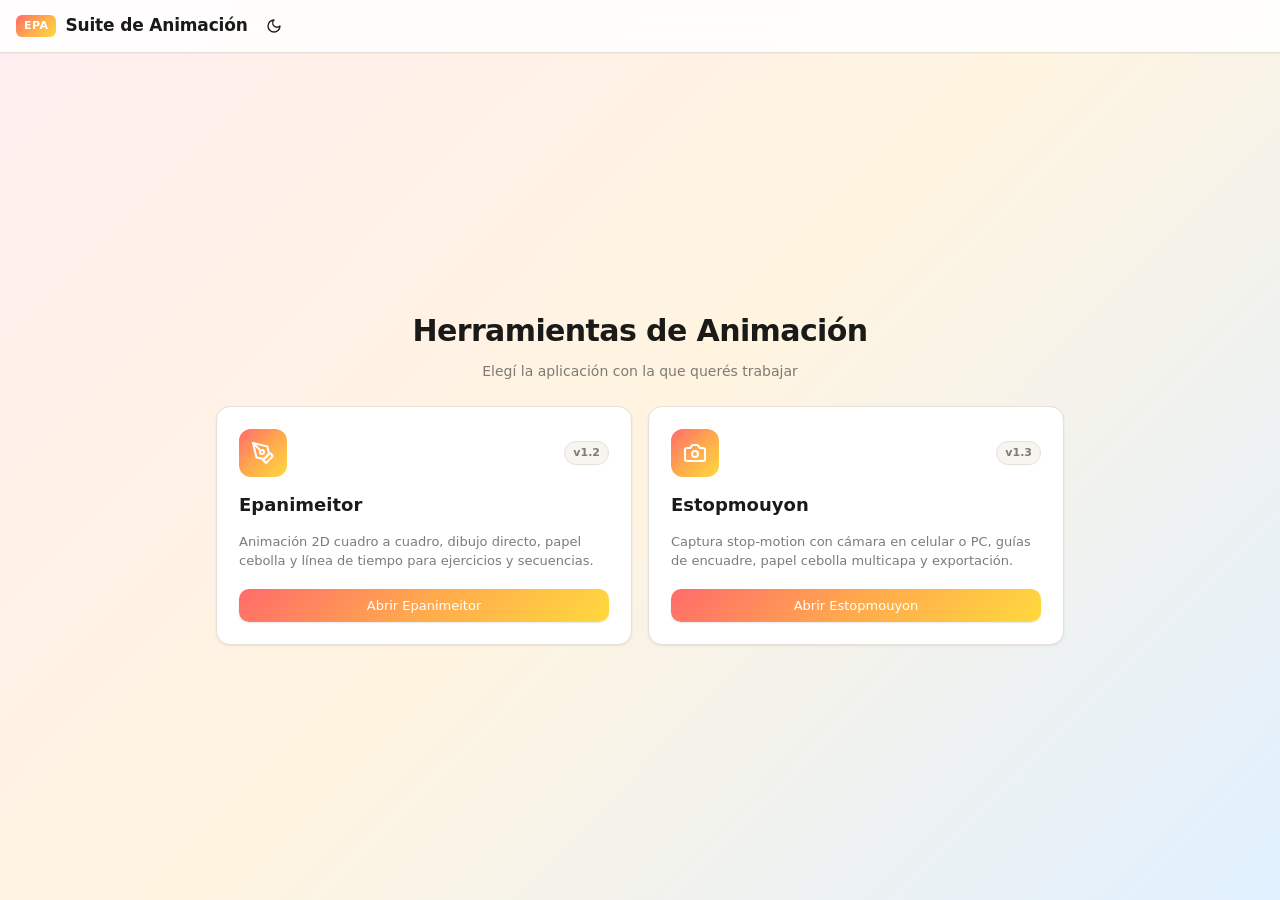
<file: index.html>
<!DOCTYPE html>
<html lang="es">
<head>
<meta charset="UTF-8">
<meta name="viewport" content="width=device-width, initial-scale=1.0">
<meta name="theme-color" content="#141416">
<title>Suite EPA · Herramientas de Animación</title>
<link rel="stylesheet" href="epa-theme.css">
</head>

<body>
<div class="app">
  <header class="topbar">
    <div class="topbar-inner">
      <div class="brand">
        <span class="brand-badge">EPA</span>
        <span class="brand-title">Suite de Animación</span>
      </div>
      <div class="topbar-actions">
        <button class="btn btn-sm btn-ghost" id="btnTheme" title="Cambiar tema" aria-label="Cambiar tema">
          <svg id="iconTheme" width="16" height="16" viewBox="0 0 24 24" fill="none" stroke="currentColor" stroke-width="2" stroke-linecap="round" stroke-linejoin="round"><path d="M12 3a6 6 0 0 0 9 9 9 9 0 1 1-9-9Z"/></svg>
        </button>
      </div>
    </div>
  </header>

  <main class="menu-container">
    <div class="menu-intro">
      <h1>Herramientas de Animación</h1>
      <p>Elegí la aplicación con la que querés trabajar</p>
    </div>

    <div class="apps-grid">
      <a class="app-card" href="epanimeitor.html">
        <div class="app-card-header">
          <div class="app-icon">
            <svg width="24" height="24" viewBox="0 0 24 24" fill="none" stroke="currentColor" stroke-width="2" stroke-linecap="round" stroke-linejoin="round"><path d="M12 19l7-7 3 3-7 7-3-3z"/><path d="M18 13l-1.5-7.5L2 2l3.5 14.5L13 18l5-5z"/><path d="M2 2l7.586 7.586"/><circle cx="11" cy="11" r="2"/></svg>
          </div>
          <span class="version-tag">v1.2</span>
        </div>
        <div>
          <h2>Epanimeitor</h2>
        </div>
        <p>Animación 2D cuadro a cuadro, dibujo directo, papel cebolla y línea de tiempo para ejercicios y secuencias.</p>
        <span class="btn btn-primary">Abrir Epanimeitor</span>
      </a>

      <a class="app-card" href="estopmouyon.html">
        <div class="app-card-header">
          <div class="app-icon">
            <svg width="24" height="24" viewBox="0 0 24 24" fill="none" stroke="currentColor" stroke-width="2" stroke-linecap="round" stroke-linejoin="round"><path d="M14.5 4h-5L7 7H4a2 2 0 0 0-2 2v9a2 2 0 0 0 2 2h16a2 2 0 0 0 2-2V9a2 2 0 0 0-2-2h-3l-2.5-3z"/><circle cx="12" cy="13" r="3"/></svg>
          </div>
          <span class="version-tag">v1.3</span>
        </div>
        <div>
          <h2>Estopmouyon</h2>
        </div>
        <p>Captura stop-motion con cámara en celular o PC, guías de encuadre, papel cebolla multicapa y exportación.</p>
        <span class="btn btn-primary">Abrir Estopmouyon</span>
      </a>
    </div>
  </main>
</div>

<script>
'use strict';

function applyTheme(theme) {
  const isDark = theme === 'dark';
  document.documentElement.setAttribute('data-theme', isDark ? 'dark' : 'light');
  localStorage.setItem('epanimeitor-theme', isDark ? 'dark' : 'light');
  const btn = document.getElementById('btnTheme');
  const icon = document.getElementById('iconTheme');
  if (btn && icon) {
    btn.title = isDark ? 'Cambiar a modo claro' : 'Cambiar a modo oscuro';
    icon.innerHTML = isDark
      ? '<circle cx="12" cy="12" r="4"/><path d="M12 2v2"/><path d="M12 20v2"/><path d="m4.93 4.93 1.41 1.41"/><path d="m17.66 17.66 1.41 1.41"/><path d="M2 12h2"/><path d="M20 12h2"/><path d="m6.34 17.66-1.41 1.41"/><path d="m19.07 4.93-1.41 1.41"/>'
      : '<path d="M12 3a6 6 0 0 0 9 9 9 9 0 1 1-9-9Z"/>';
  }
}

document.getElementById('btnTheme').addEventListener('click', () => {
  const current = document.documentElement.getAttribute('data-theme');
  applyTheme(current === 'dark' ? 'light' : 'dark');
});

applyTheme(localStorage.getItem('epanimeitor-theme') || 'light');
</script>

</body>
</html>
</file>
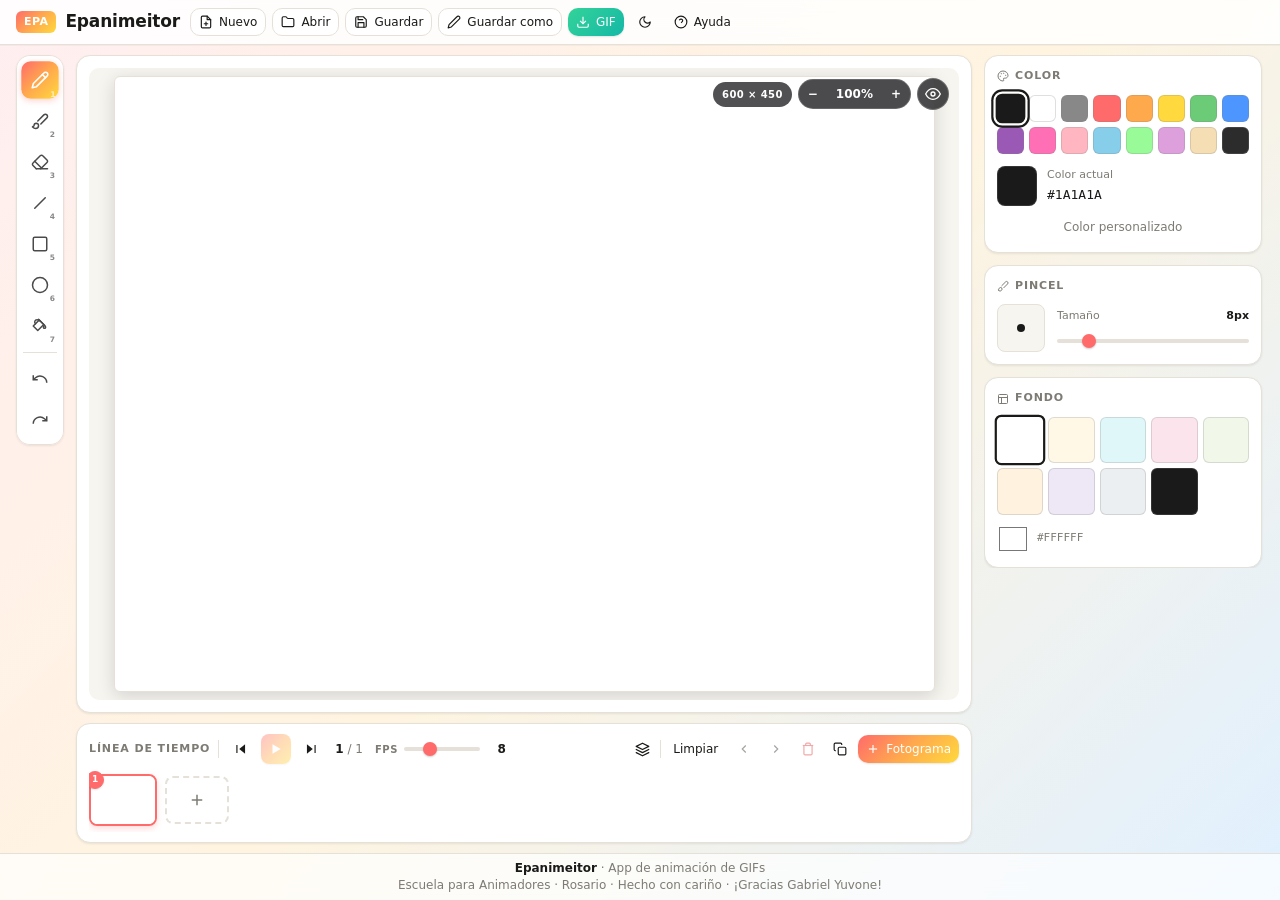
<file: epanimeitor.html>
<!DOCTYPE html>
<!-- version original: https://gabrielyuvone.github.io/epanimeitor/ -->
<html lang="es"><head><meta http-equiv="Content-Type" content="text/html; charset=UTF-8">

<meta name="viewport" content="width=device-width, initial-scale=1.0">
<title>Epanimeitor 1.2 · Animación de GIFs</title>
<meta name="description" content="Crea animaciones dibujando cuadro a cuadro y exportalas como GIF. Simple, colorido y gratuito. Escuela para Animadores Rosario.">

<link rel="stylesheet" href="epa-theme.css">
<!-- Gestor unificado de proyectos Suite EPA (.epa + IndexedDB) -->
<script src="epa-projects.js"></script>

</head>
<body>
<div class="app">
  <!-- ====== TOP BAR ====== -->
  <header class="topbar">
    <div class="topbar-inner">
      <div class="brand">
	  <!-- LOGO_EPANIMEITOR -->
	  <a href="index.html" class="brand-link" title="Volver al inicio · EPA">
          <span class="brand-badge">EPA</span>
		  <!-- <img src="logo-epa.svg" alt="EPA" height="24"> -->
          <span class="brand-title">Epanimeitor</span>
        </a>
      </div>
      <div class="topbar-actions">
        <button class="btn btn-sm" id="btnNew" title="Nuevo proyecto (Ctrl+N)">
          <svg width="14" height="14" viewBox="0 0 24 24" fill="none" stroke="currentColor" stroke-width="2" stroke-linecap="round" stroke-linejoin="round"><path d="M14 2H6a2 2 0 0 0-2 2v16a2 2 0 0 0 2 2h12a2 2 0 0 0 2-2V8z"></path><polyline points="14 2 14 8 20 8"></polyline><line x1="12" y1="18" x2="12" y2="12"></line><line x1="9" y1="15" x2="15" y2="15"></line></svg>
          <span class="btn-label-hide-sm">Nuevo</span>
        </button>
        <button class="btn btn-sm" id="btnOpen" title="Abrir proyecto (Ctrl+O)">
          <svg width="14" height="14" viewBox="0 0 24 24" fill="none" stroke="currentColor" stroke-width="2" stroke-linecap="round" stroke-linejoin="round"><path d="M20 20a2 2 0 0 0 2-2V8a2 2 0 0 0-2-2h-7.9a2 2 0 0 1-1.69-.9L9.6 3.9A2 2 0 0 0 7.93 3H4a2 2 0 0 0-2 2v13a2 2 0 0 0 2 2Z"></path></svg>
          <span>Abrir</span>
        </button>
        <button class="btn btn-sm" id="btnSave" title="Guardar proyecto (Ctrl+S)">
          <svg width="14" height="14" viewBox="0 0 24 24" fill="none" stroke="currentColor" stroke-width="2" stroke-linecap="round" stroke-linejoin="round"><path d="M19 21H5a2 2 0 0 1-2-2V5a2 2 0 0 1 2-2h11l5 5v11a2 2 0 0 1-2 2z"></path><polyline points="17 21 17 13 7 13 7 21"></polyline><polyline points="7 3 7 8 15 8"></polyline></svg>
          <span id="saveProjectLabel">Guardar</span>
        </button>
        <button class="btn btn-sm" id="btnSaveAs" title="Guardar como... (Ctrl+Shift+S)">
          <svg width="14" height="14" viewBox="0 0 24 24" fill="none" stroke="currentColor" stroke-width="2" stroke-linecap="round" stroke-linejoin="round"><path d="M17 3a2.85 2.83 0 1 1 4 4L7.5 20.5 2 22l1.5-5.5Z"></path></svg>
          <span class="btn-label-hide-sm">Guardar como</span>
        </button>
        <button class="btn btn-sm btn-success" id="btnExport" title="Exportar GIF animado (Ctrl+E)">
          <svg width="14" height="14" viewBox="0 0 24 24" fill="none" stroke="currentColor" stroke-width="2"><path d="M21 15v4a2 2 0 0 1-2 2H5a2 2 0 0 1-2-2v-4"></path><polyline points="7 10 12 15 17 10"></polyline><line x1="12" y1="15" x2="12" y2="3"></line></svg>
          <span>GIF</span>
        </button>
		<button class="btn btn-sm btn-ghost" id="btnTheme" title="Cambiar a modo oscuro" aria-label="Cambiar tema">
          <svg id="iconTheme" width="14" height="14" viewBox="0 0 24 24" fill="none" stroke="currentColor" stroke-width="2" stroke-linecap="round" stroke-linejoin="round"><path d="M12 3a6 6 0 0 0 9 9 9 9 0 1 1-9-9Z"></path></svg>
        </button>
        <button class="btn btn-sm btn-ghost" id="btnHelp" title="Ayuda y atajos">
          <svg width="14" height="14" viewBox="0 0 24 24" fill="none" stroke="currentColor" stroke-width="2"><circle cx="12" cy="12" r="10"></circle><path d="M9.09 9a3 3 0 0 1 5.83 1c0 2-3 3-3 3"></path><line x1="12" y1="17" x2="12.01" y2="17"></line></svg>
          <span class="btn-label-hide-sm">Ayuda</span>
        </button>
      </div>
    </div>
  </header>

  <!-- ====== MAIN ====== -->
  <main>
    <!-- Left tool rail -->
    <aside class="toolrail" id="toolrail"><button class="tool-btn active" title="Lápiz (1)"><svg viewBox="0 0 24 24" fill="none" stroke="currentColor" stroke-width="2"><path d="M12 19l7-7 3 3-7 7-3-3z"></path><path d="M18 13l-1.5-7.5L2 2l3.5 14.5L13 18l5-5z"></path><path d="M2 2l7.586 7.586"></path><circle cx="11" cy="11" r="2"></circle></svg><span class="key">1</span></button><button class="tool-btn" title="Pincel (2)"><svg viewBox="0 0 24 24" fill="none" stroke="currentColor" stroke-width="2"><path d="m9.06 11.9 8.07-8.06a2.85 2.85 0 1 1 4.03 4.03l-8.06 8.08"></path><path d="M7.07 14.94c-1.66 0-3 1.35-3 3.02 0 1.33-2.5 1.52-2 2.02 1.08 1.1 2.49 2.02 4 2.02 2.2 0 4-1.8 4-4.04a3.01 3.01 0 0 0-3-3.02z"></path></svg><span class="key">2</span></button><button class="tool-btn" title="Borrador (3)"><svg viewBox="0 0 24 24" fill="none" stroke="currentColor" stroke-width="2"><path d="m7 21-4.3-4.3c-1-1-1-2.5 0-3.4l9.6-9.6c1-1 2.5-1 3.4 0l5.6 5.6c1 1 1 2.5 0 3.4L13 21"></path><path d="M22 21H7"></path><path d="m5 11 9 9"></path></svg><span class="key">3</span></button><button class="tool-btn" title="Línea (4)"><svg viewBox="0 0 24 24" fill="none" stroke="currentColor" stroke-width="2"><line x1="5" y1="19" x2="19" y2="5"></line></svg><span class="key">4</span></button><button class="tool-btn" title="Rectángulo (5)"><svg viewBox="0 0 24 24" fill="none" stroke="currentColor" stroke-width="2"><rect x="3" y="3" width="18" height="18" rx="2"></rect></svg><span class="key">5</span></button><button class="tool-btn" title="Círculo (6)"><svg viewBox="0 0 24 24" fill="none" stroke="currentColor" stroke-width="2"><circle cx="12" cy="12" r="10"></circle></svg><span class="key">6</span></button><button class="tool-btn" title="Relleno (7)"><svg viewBox="0 0 24 24" fill="none" stroke="currentColor" stroke-width="2"><path d="m19 11-8-8-8.6 8.6a2 2 0 0 0 0 2.8l5.2 5.2c.8.8 2 .8 2.8 0L19 11Z"></path><path d="m5 2 5 5"></path><path d="m2 13 15 15"></path><path d="m3 7 15 15"></path></svg><span class="key">7</span></button><div class="toolrail-divider"></div><button class="tool-btn" title="Deshacer (Ctrl+Z)" disabled=""><svg viewBox="0 0 24 24" fill="none" stroke="currentColor" stroke-width="2"><path d="M3 7v6h6"></path><path d="M21 17a9 9 0 0 0-15-6.7L3 13"></path></svg></button><button class="tool-btn" title="Rehacer (Ctrl+Shift+Z)" disabled=""><svg viewBox="0 0 24 24" fill="none" stroke="currentColor" stroke-width="2"><path d="M21 7v6h-6"></path><path d="M3 17a9 9 0 0 1 15-6.7L21 13"></path></svg></button></aside>

    <!-- Canvas + timeline -->
    <section class="canvas-area">
      <div class="canvas-card" id="canvasCard">
        <div class="canvas-stage" id="canvasStage">
          <div class="canvas-hud">
            <div class="canvas-badge">600 × 450</div>
            <div class="zoom-pill" title="Rueda del mouse para zoom · Espacio + arrastrar para mover">
              <button type="button" id="btnZoomOut" aria-label="Alejar">−</button>
              <button type="button" id="btnZoomReset" title="Restablecer vista (100%)">100%</button>
              <button type="button" id="btnZoomIn" aria-label="Acercar">+</button>
            </div>
            <button type="button" class="eye-toggle-btn" id="btnZenMode" title="Ocultar controles (Vista libre)">
              <svg id="iconZenMode" width="16" height="16" viewBox="0 0 24 24" fill="none" stroke="currentColor" stroke-width="2" stroke-linecap="round" stroke-linejoin="round"><path d="M1 12s4-8 11-8 11 8 11 8-4 8-11 8-11-8-11-8z"></path><circle cx="12" cy="12" r="3"></circle></svg>
            </button>
          </div>
          <div class="canvas-wrap" id="canvasWrap" style="background: rgb(255, 255, 255);">
            <canvas id="drawCanvas" width="600" height="450"></canvas>
            <canvas id="previewCanvas" width="600" height="450" class="preview"></canvas>
          </div>
        </div>
      </div>

      <div class="timeline">
        <div class="timeline-header">
          <div class="timeline-left">
            <div class="timeline-title" id="timelineTitle">Línea de tiempo</div>
            <span class="timeline-sep"></span>
            <div class="playback-inline">
              <button class="btn btn-sm btn-ghost btn-sq" id="btnPrev" title="Fotograma anterior (J)">
                <svg width="14" height="14" viewBox="0 0 24 24" fill="currentColor"><polygon points="19 20 9 12 19 4 19 20"></polygon><line x1="5" y1="19" x2="5" y2="5" stroke="currentColor" stroke-width="2"></line></svg>
              </button>
              <button class="btn btn-primary btn-play-sq" id="btnPlay" title="Reproducir / Pausar (Espacio)">
                <svg id="iconPlay" width="14" height="14" viewBox="0 0 24 24" fill="currentColor"><polygon points="6 4 20 12 6 20 6 4"></polygon></svg>
              </button>
              <button class="btn btn-sm btn-ghost btn-sq" id="btnNext" title="Fotograma siguiente (K)">
                <svg width="14" height="14" viewBox="0 0 24 24" fill="currentColor"><polygon points="5 4 15 12 5 20 5 4"></polygon><line x1="19" y1="5" x2="19" y2="19" stroke="currentColor" stroke-width="2"></line></svg>
              </button>
              <div class="frame-info" title="Fotograma actual / total"><b id="curFrameNum">1</b> / <span id="totalFrames">1</span></div>
              <div class="fps-control">
                <label for="fpsSlider">FPS</label>
                <input type="range" id="fpsSlider" min="1" max="24" value="8">
                <span class="fps-val" id="fpsVal">8</span>
              </div>
            </div>
          </div>

          <div class="timeline-actions">
            <button class="btn btn-sm btn-ghost btn-sq onion-btn" id="btnOnion" title="Onion Skin · Ver fotograma anterior (O)" aria-pressed="false">
              <svg width="15" height="15" viewBox="0 0 24 24" fill="none" stroke="currentColor" stroke-width="2" stroke-linecap="round" stroke-linejoin="round"><polygon points="12 2 2 7 12 12 22 7 12 2"></polygon><polyline points="2 17 12 22 22 17"></polyline><polyline points="2 12 12 17 22 12"></polyline></svg>
            </button>
            <span class="timeline-sep"></span>
            <button class="btn btn-sm btn-ghost" id="btnClear" title="Limpiar fotograma actual">Limpiar</button>
            <button class="btn btn-sm btn-ghost btn-sq" id="btnUp" title="Mover izquierda" disabled="">
              <svg width="14" height="14" viewBox="0 0 24 24" fill="none" stroke="currentColor" stroke-width="2"><polyline points="15 18 9 12 15 6"></polyline></svg>
            </button>
            <button class="btn btn-sm btn-ghost btn-sq" id="btnDown" title="Mover derecha" disabled="">
              <svg width="14" height="14" viewBox="0 0 24 24" fill="none" stroke="currentColor" stroke-width="2"><polyline points="9 18 15 12 9 6"></polyline></svg>
            </button>
            <button class="btn btn-sm btn-ghost btn-sq btn-danger-icon" id="btnDelete" title="Borrar fotograma" disabled="">
              <svg width="14" height="14" viewBox="0 0 24 24" fill="none" stroke="currentColor" stroke-width="2"><polyline points="3 6 5 6 21 6"></polyline><path d="M19 6v14a2 2 0 0 1-2 2H7a2 2 0 0 1-2-2V6m3 0V4a2 2 0 0 1 2-2h4a2 2 0 0 1 2 2v2"></path></svg>
            </button>
            <button class="btn btn-sm btn-ghost btn-sq" id="btnDuplicate" title="Duplicar fotograma (D)">
              <svg width="14" height="14" viewBox="0 0 24 24" fill="none" stroke="currentColor" stroke-width="2"><rect x="9" y="9" width="13" height="13" rx="2" ry="2"></rect><path d="M5 15H4a2 2 0 0 1-2-2V4a2 2 0 0 1 2-2h9a2 2 0 0 1 2 2v1"></path></svg>
            </button>
            <button class="btn btn-sm btn-primary" id="btnAdd" title="Añadir fotograma (N)">
              <svg width="14" height="14" viewBox="0 0 24 24" fill="none" stroke="currentColor" stroke-width="2"><line x1="12" y1="5" x2="12" y2="19"></line><line x1="5" y1="12" x2="19" y2="12"></line></svg>
              <span>Fotograma</span>
            </button>
          </div>
        </div>
        <div class="frames-list" id="framesList"><div class="frame-thumb active"><canvas width="64" height="48"></canvas><span class="num">1</span></div><button class="add-frame-btn" title="Añadir fotograma"><svg width="18" height="18" viewBox="0 0 24 24" fill="none" stroke="currentColor" stroke-width="2"><line x1="12" y1="5" x2="12" y2="19"></line><line x1="5" y1="12" x2="19" y2="12"></line></svg></button></div>
      </div>
    </section>

    <!-- Right panel -->
    <aside class="right-panel">
      <div class="panel">
        <div class="panel-title">
          <svg viewBox="0 0 24 24" fill="none" stroke="currentColor" stroke-width="2"><circle cx="13.5" cy="6.5" r=".5"></circle><circle cx="17.5" cy="10.5" r=".5"></circle><circle cx="8.5" cy="7.5" r=".5"></circle><circle cx="6.5" cy="12.5" r=".5"></circle><path d="M12 2C6.5 2 2 6.5 2 12s4.5 10 10 10c.926 0 1.648-.746 1.648-1.688 0-.437-.18-.835-.437-1.125-.29-.289-.438-.652-.438-1.125a1.64 1.64 0 0 1 1.668-1.668h1.996c3.051 0 5.555-2.503 5.555-5.554C21.965 6.012 17.461 2 12 2z"></path></svg>
          Color
        </div>
        <div class="palette-grid" id="paletteGrid"><div class="palette-swatch" title="#1a1a1a" style="background: rgb(26, 26, 26);"></div><div class="palette-swatch" title="#FFFFFF" style="background: rgb(255, 255, 255);"></div><div class="palette-swatch" title="#888888" style="background: rgb(136, 136, 136);"></div><div class="palette-swatch active" title="#FF6B6B" style="background: rgb(255, 107, 107);"></div><div class="palette-swatch" title="#FFA94D" style="background: rgb(255, 169, 77);"></div><div class="palette-swatch" title="#FFD93D" style="background: rgb(255, 217, 61);"></div><div class="palette-swatch" title="#6BCB77" style="background: rgb(107, 203, 119);"></div><div class="palette-swatch" title="#4D96FF" style="background: rgb(77, 150, 255);"></div><div class="palette-swatch" title="#9B59B6" style="background: rgb(155, 89, 182);"></div><div class="palette-swatch" title="#FF6FB5" style="background: rgb(255, 111, 181);"></div><div class="palette-swatch" title="#FFB6C1" style="background: rgb(255, 182, 193);"></div><div class="palette-swatch" title="#87CEEB" style="background: rgb(135, 206, 235);"></div><div class="palette-swatch" title="#98FB98" style="background: rgb(152, 251, 152);"></div><div class="palette-swatch" title="#DDA0DD" style="background: rgb(221, 160, 221);"></div><div class="palette-swatch" title="#F5DEB3" style="background: rgb(245, 222, 179);"></div><div class="palette-swatch" title="#2C2C2C" style="background: rgb(44, 44, 44);"></div></div>
        <div class="current-color">
          <div class="current-color-swatch" id="currentColorSwatch" style="background: rgb(255, 107, 107);"></div>
          <div class="current-color-info">
            <div class="label">Color actual</div>
            <div class="hex" id="currentColorHex">#FF6B6B</div>
          </div>
        </div>
        <button class="color-picker-toggle" id="colorPickerToggle">
		  Color personalizado
        </button>
        <div class="color-picker-area" id="colorPickerArea" style="display:none">
          <input type="color" id="customColorInput" value="#FF6B6B">
          <input type="text" id="customColorText" value="#FF6B6B">
        </div>
      </div>

      <div class="panel">
        <div class="panel-title">
          <svg viewBox="0 0 24 24" fill="none" stroke="currentColor" stroke-width="2"><path d="m9.06 11.9 8.07-8.06a2.85 2.85 0 1 1 4.03 4.03l-8.06 8.08"></path><path d="M7.07 14.94c-1.66 0-3 1.35-3 3.02 0 1.33-2.5 1.52-2 2.02 1.08 1.1 2.49 2.02 4 2.02 2.2 0 4-1.8 4-4.04a3.01 3.01 0 0 0-3-3.02z"></path></svg>
          Pincel
        </div>
        <div class="brush-row">
          <div class="brush-preview">
            <div class="brush-dot" id="brushDot" style="background: rgb(255, 107, 107); width: 8px; height: 8px;"></div>
          </div>
          <div class="brush-control">
            <div class="row"><span>Tamaño</span><b><span id="brushVal">8</span>px</b></div>
            <input type="range" id="brushSlider" min="1" max="50" value="8">
          </div>
        </div>
      </div>

      <div class="panel">
        <div class="panel-title">
          <svg viewBox="0 0 24 24" fill="none" stroke="currentColor" stroke-width="2"><rect x="3" y="3" width="18" height="18" rx="2"></rect><path d="M3 9h18M9 21V9"></path></svg>
          Fondo
        </div>
        <div class="bg-presets" id="bgPresets"><div class="bg-swatch active" title="#FFFFFF" style="background: rgb(255, 255, 255);"></div><div class="bg-swatch" title="#FFF8E7" style="background: rgb(255, 248, 231);"></div><div class="bg-swatch" title="#E0F7FA" style="background: rgb(224, 247, 250);"></div><div class="bg-swatch" title="#FCE4EC" style="background: rgb(252, 228, 236);"></div><div class="bg-swatch" title="#F1F8E9" style="background: rgb(241, 248, 233);"></div><div class="bg-swatch" title="#FFF3E0" style="background: rgb(255, 243, 224);"></div><div class="bg-swatch" title="#EDE7F6" style="background: rgb(237, 231, 246);"></div><div class="bg-swatch" title="#ECEFF1" style="background: rgb(236, 239, 241);"></div><div class="bg-swatch" title="#1a1a1a" style="background: rgb(26, 26, 26);"></div></div>
        <div class="bg-current-row">
          <input type="color" id="bgColorInput" value="#FFFFFF">
          <span class="hex" id="bgColorHex">#FFFFFF</span>
        </div>
      </div>
    </aside>
  </main>

  <!-- ====== FOOTER ====== -->
  <footer>
    <div class="footer-inner">
	<!-- LOGO_ESCUELA_PARA_ANIMADORES -->
      <div class="footer-text">
        <div><b>Epanimeitor</b> · App de animación de GIFs</div>
        <div>Escuela para Animadores · Rosario · Hecho con cariño · ¡Gracias Gabriel Yuvone!</div>
      </div>
    </div>
  </footer>
</div>

<!-- ====== HELP DIALOG ====== -->
<dialog id="helpDialog">
  <div class="dialog-content" style="position:relative">
    <button class="dialog-close" id="dialogClose" aria-label="Cerrar">
      <svg width="16" height="16" viewBox="0 0 24 24" fill="none" stroke="currentColor" stroke-width="2"><line x1="18" y1="6" x2="6" y2="18"></line><line x1="6" y1="6" x2="18" y2="18"></line></svg>
    </button>
    <div class="dialog-header">
	<!-- LOGO_EPANIMEITOR -->
	<div class="brand-link">
        <span class="brand-badge">EPA</span>
        <span class="brand-title">Epanimeitor</span>
      </div>
    </div>
    <div class="dialog-body">
      <p><kbd>Espacio</kbd> – Reproducir / pausar</p>
      <p><kbd>N</kbd> – Nuevo fotograma · <kbd>D</kbd> – Duplicar · <kbd>O</kbd> – Onion skin</p>
      <p><kbd>J</kbd> / <kbd>K</kbd> – Fotograma anterior / siguiente</p>
      <p><kbd>1</kbd>–<kbd>7</kbd> – Seleccionar herramienta</p>
      <p><kbd>Ctrl/Cmd + Z</kbd> – Deshacer · <kbd>Ctrl/Cmd + Shift + Z</kbd> – Rehacer</p>
      <p><kbd>Ctrl/Cmd + N</kbd> – Nuevo · <kbd>Ctrl/Cmd + O</kbd> – Abrir</p>
      <p><kbd>Ctrl/Cmd + S</kbd> – Guardar · <kbd>Ctrl/Cmd + Shift + S</kbd> – Guardar como</p>
      <p><kbd>Ctrl/Cmd + E</kbd> – Exportar GIF</p>
      <hr>
      <p class="tip">Tip: activá <b>onion skin</b> en la línea de tiempo para ver el fotograma anterior en transparente y animar con más precisión.</p>
      <div class="dialog-footer-logo">
	  <!-- LOGO_ESCUELA_PARA_ANIMADORES -->
        <span>Escuela para Animadores · Rosario</span>
      </div>
    </div>
  </div>
</dialog>

<div class="toast" id="toast">Proyecto cargado</div>

<script type="module">
// ====== gifenc inline (ESM) ======
var X={signature:"GIF",version:"89a",trailer:59,extensionIntroducer:33,applicationExtensionLabel:255,graphicControlExtensionLabel:249,imageSeparator:44,signatureSize:3,versionSize:3,globalColorTableFlagMask:128,colorResolutionMask:112,sortFlagMask:8,globalColorTableSizeMask:7,applicationIdentifierSize:8,applicationAuthCodeSize:3,disposalMethodMask:28,userInputFlagMask:2,transparentColorFlagMask:1,localColorTableFlagMask:128,interlaceFlagMask:64,idSortFlagMask:32,localColorTableSizeMask:7};function F(t=256){let e=0,s=new Uint8Array(t);return{get buffer(){return s.buffer},reset(){e=0},bytesView(){return s.subarray(0,e)},bytes(){return s.slice(0,e)},writeByte(r){n(e+1),s[e]=r,e++},writeBytes(r,o=0,i=r.length){n(e+i);for(let c=0;c<i;c++)s[e++]=r[c+o]},writeBytesView(r,o=0,i=r.byteLength){n(e+i),s.set(r.subarray(o,o+i),e),e+=i}};function n(r){var o=s.length;if(o>=r)return;var i=1024*1024;r=Math.max(r,o*(o<i?2:1.125)>>>0),o!=0&&(r=Math.max(r,256));let c=s;s=new Uint8Array(r),e>0&&s.set(c.subarray(0,e),0)}}var O=12,J=5003,lt=[0,1,3,7,15,31,63,127,255,511,1023,2047,4095,8191,16383,32767,65535];function at(t,e,s,n,r=F(512),o=new Uint8Array(256),i=new Int32Array(J),c=new Int32Array(J)){let x=i.length,a=Math.max(2,n);o.fill(0),c.fill(0),i.fill(-1);let l=0,f=0,g=a+1,h=g,b=!1,w=h,_=(1<<w)-1,u=1<<g-1,k=u+1,B=u+2,p=0,A=s[0],z=0;for(let y=x;y<65536;y*=2)++z;z=8-z,r.writeByte(a),I(u);let d=s.length;for(let y=1;y<d;y++){t:{let m=s[y],v=(m<<O)+A,M=m<<z^A;if(i[M]===v){A=c[M];break t}let V=M===0?1:x-M;for(;i[M]>=0;)if(M-=V,M<0&&(M+=x),i[M]===v){A=c[M];break t}I(A),A=m,B<1<<O?(c[M]=B++,i[M]=v):(i.fill(-1),B=u+2,b=!0,I(u))}}return I(A),I(k),r.writeByte(0),r.bytesView();function I(y){for(l&=lt[f],f>0?l|=y<<f:l=y,f+=w;f>=8;)o[p++]=l&255,p>=254&&(r.writeByte(p),r.writeBytesView(o,0,p),p=0),l>>=8,f-=8;if((B>_||b)&&(b?(w=h,_=(1<<w)-1,b=!1):(++w,_=w===O?1<<w:(1<<w)-1)),y==k){for(;f>0;)o[p++]=l&255,p>=254&&(r.writeByte(p),r.writeBytesView(o,0,p),p=0),l>>=8,f-=8;p>0&&(r.writeByte(p),r.writeBytesView(o,0,p),p=0)}}}var $=at;function D(t,e,s){return t<<8&63488|e<<2&992|s>>3}function G(t,e,s,n){return t>>4|e&240|(s&240)<<4|(n&240)<<8}function j(t,e,s){return t>>4<<8|e&240|s>>4}function R(t,e,s){return t<e?e:t>s?s:t}function T(t){return t*t}function tt(t,e,s){var n=0,r=1e100;let o=t[e],i=o.cnt,c=o.ac,x=o.rc,a=o.gc,l=o.bc;for(var f=o.fw;f!=0;f=t[f].fw){let h=t[f],b=h.cnt,w=i*b/(i+b);if(!(w>=r)){var g=0;s&&(g+=w*T(h.ac-c),g>=r)||(g+=w*T(h.rc-x),!(g>=r)&&(g+=w*T(h.gc-a),!(g>=r)&&(g+=w*T(h.bc-l),!(g>=r)&&(r=g,n=f))))}}o.err=r,o.nn=n}function Q(){return{ac:0,rc:0,gc:0,bc:0,cnt:0,nn:0,fw:0,bk:0,tm:0,mtm:0,err:0}}function ut(t,e){let s=e==="rgb444"?4096:65536,n=new Array(s),r=t.length;if(e==="rgba4444")for(let o=0;o<r;++o){let i=t[o],c=i>>24&255,x=i>>16&255,a=i>>8&255,l=i&255,f=G(l,a,x,c),g=f in n?n[f]:n[f]=Q();g.rc+=l,g.gc+=a,g.bc+=x,g.ac+=c,g.cnt++}else if(e==="rgb444")for(let o=0;o<r;++o){let i=t[o],c=i>>16&255,x=i>>8&255,a=i&255,l=j(a,x,c),f=l in n?n[l]:n[l]=Q();f.rc+=a,f.gc+=x,f.bc+=c,f.cnt++}else for(let o=0;o<r;++o){let i=t[o],c=i>>16&255,x=i>>8&255,a=i&255,l=D(a,x,c),f=l in n?n[l]:n[l]=Q();f.rc+=a,f.gc+=x,f.bc+=c,f.cnt++}return n}function H(t,e,s={}){let{format:n="rgb565",clearAlpha:r=!0,clearAlphaColor:o=0,clearAlphaThreshold:i=0,oneBitAlpha:c=!1}=s;if(!t||!t.buffer)throw new Error("quantize() expected RGBA Uint8Array data");if(!(t instanceof Uint8Array)&&!(t instanceof Uint8ClampedArray))throw new Error("quantize() expected RGBA Uint8Array data");let x=new Uint32Array(t.buffer),a=s.useSqrt!==!1,l=n==="rgba4444",f=ut(x,n),g=f.length,h=g-1,b=new Uint32Array(g+1);for(var w=0,u=0;u<g;++u){let C=f[u];if(C!=null){var _=1/C.cnt;l&&(C.ac*=_),C.rc*=_,C.gc*=_,C.bc*=_,f[w++]=C}}T(e)/w<.022&&(a=!1);for(var u=0;u<w-1;++u)f[u].fw=u+1,f[u+1].bk=u,a&&(f[u].cnt=Math.sqrt(f[u].cnt));a&&(f[u].cnt=Math.sqrt(f[u].cnt));var k,B,p;for(u=0;u<w;++u){tt(f,u,!1);var A=f[u].err;for(B=++b[0];B>1&&(p=B>>1,!(f[k=b[p]].err<=A));B=p)b[B]=k;b[B]=u}var z=w-e;for(u=0;u<z;){for(var d;;){var I=b[1];if(d=f[I],d.tm>=d.mtm&&f[d.nn].mtm<=d.tm)break;d.mtm==h?I=b[1]=b[b[0]--]:(tt(f,I,!1),d.tm=u);var A=f[I].err;for(B=1;(p=B+B)<=b[0]&&(p<b[0]&&f[b[p]].err>f[b[p+1]].err&&p++,!(A<=f[k=b[p]].err));B=p)b[B]=k;b[B]=I}var y=f[d.nn],m=d.cnt,v=y.cnt,_=1/(m+v);l&&(d.ac=_*(m*d.ac+v*y.ac)),d.rc=_*(m*d.rc+v*y.rc),d.gc=_*(m*d.gc+v*y.gc),d.bc=_*(m*d.bc+v*y.bc),d.cnt+=y.cnt,d.mtm=++u,f[y.bk].fw=y.fw,f[y.fw].bk=y.bk,y.mtm=h}let M=[];var V=0;for(u=0;;++V){let L=R(Math.round(f[u].rc),0,255),C=R(Math.round(f[u].gc),0,255),Y=R(Math.round(f[u].bc),0,255),E=255;if(l){if(E=R(Math.round(f[u].ac),0,255),c){let st=typeof c=="number"?c:127;E=E<=st?0:255}r&&E<=i&&(L=C=Y=o,E=0)}let K=l?[L,C,Y,E]:[L,C,Y];if(xt(M,K)||M.push(K),(u=f[u].fw)==0)break}return M}function xt(t,e){for(let s=0;s<t.length;s++){let n=t[s],r=n[0]===e[0]&&n[1]===e[1]&&n[2]===e[2],o=n.length>=4&&e.length>=4?n[3]===e[3]:!0;if(r&&o)return!0}return!1}function U(t,e){var s=0,n;for(n=0;n<t.length;n++){let r=t[n]-e[n];s+=r*r}return s}function P(t,e){return e>1?Math.round(t/e)*e:t}function et(t,{roundRGB:e=5,roundAlpha:s=10,oneBitAlpha:n=null}={}){let r=new Uint32Array(t.buffer);for(let o=0;o<r.length;o++){let i=r[o],c=i>>24&255,x=i>>16&255,a=i>>8&255,l=i&255;if(c=P(c,s),n){let f=typeof n=="number"?n:127;c=c<=f?0:255}l=P(l,e),a=P(a,e),x=P(x,e),r[o]=c<<24|x<<16|a<<8|l<<0}}function nt(t,e,s="rgb565"){if(!t||!t.buffer)throw new Error("quantize() expected RGBA Uint8Array data");if(!(t instanceof Uint8Array)&&!(t instanceof Uint8ClampedArray))throw new Error("quantize() expected RGBA Uint8Array data");if(e.length>256)throw new Error("applyPalette() only works with 256 colors or less");let n=new Uint32Array(t.buffer),r=n.length,o=s==="rgb444"?4096:65536,i=new Uint8Array(r),c=new Array(o),x=s==="rgba4444";if(s==="rgba4444")for(let a=0;a<r;a++){let l=n[a],f=l>>24&255,g=l>>16&255,h=l>>8&255,b=l&255,w=G(b,h,g,f),_=w in c?c[w]:c[w]=gt(b,h,g,f,e);i[a]=_}else{let a=s==="rgb444"?j:D;for(let l=0;l<r;l++){let f=n[l],g=f>>16&255,h=f>>8&255,b=f&255,w=a(b,h,g),_=w in c?c[w]:c[w]=bt(b,h,g,e);i[l]=_}}return i}function gt(t,e,s,n,r){let o=0,i=1e100;for(let c=0;c<r.length;c++){let x=r[c],a=x[3],l=q(a-n);if(l>i)continue;let f=x[0];if(l+=q(f-t),l>i)continue;let g=x[1];if(l+=q(g-e),l>i)continue;let h=x[2];l+=q(h-s),!(l>i)&&(i=l,o=c)}return o}function bt(t,e,s,n){let r=0,o=1e100;for(let i=0;i<n.length;i++){let c=n[i],x=c[0],a=q(x-t);if(a>o)continue;let l=c[1];if(a+=q(l-e),a>o)continue;let f=c[2];a+=q(f-s),!(a>o)&&(o=a,r=i)}return r}function rt(t,e,s=5){if(!t.length||!e.length)return;let n=t.map(i=>i.slice(0,3)),r=s*s,o=t[0].length;for(let i=0;i<e.length;i++){let c=e[i];c.length<o?c=[c[0],c[1],c[2],255]:c.length>o?c=c.slice(0,3):c=c.slice();let x=N(n,c.slice(0,3),U),a=x[0],l=x[1];l>0&&l<=r&&(t[a]=c)}}function q(t){return t*t}function W(t,e,s=U){let n=Infinity,r=-1;for(let o=0;o<t.length;o++){let i=t[o],c=s(e,i);c<n&&(n=c,r=o)}return r}function N(t,e,s=U){let n=Infinity,r=-1;for(let o=0;o<t.length;o++){let i=t[o],c=s(e,i);c<n&&(n=c,r=o)}return[r,n]}function ot(t,e,s=U){return t[W(t,e,s)]}function ct(t={}){let{initialCapacity:e=4096,auto:s=!0}=t,n=F(e),r=5003,o=new Uint8Array(256),i=new Int32Array(r),c=new Int32Array(r),x=!1;return{reset(){n.reset(),x=!1},finish(){n.writeByte(X.trailer)},bytes(){return n.bytes()},bytesView(){return n.bytesView()},get buffer(){return n.buffer},get stream(){return n},writeHeader:a,writeFrame(l,f,g,h={}){let{transparent:b=!1,transparentIndex:w=0,delay:_=0,palette:u=null,repeat:k=0,colorDepth:B=8,dispose:p=-1}=h,A=!1;if(s?x||(A=!0,a(),x=!0):A=Boolean(h.first),f=Math.max(0,Math.floor(f)),g=Math.max(0,Math.floor(g)),A){if(!u)throw new Error("First frame must include a { palette } option");pt(n,f,g,u,B),it(n,u),k>=0&&dt(n,k)}let z=Math.round(_/10);wt(n,p,z,b,w);let d=Boolean(u)&&!A;ht(n,f,g,d?u:null),d&&it(n,u),yt(n,l,f,g,B,o,i,c)}};function a(){ft(n,"GIF89a")}}function wt(t,e,s,n,r){t.writeByte(33),t.writeByte(249),t.writeByte(4),r<0&&(r=0,n=!1);var o,i;n?(o=1,i=2):(o=0,i=0),e>=0&&(i=e&7),i<<=2;let c=0;t.writeByte(0|i|c|o),S(t,s),t.writeByte(r||0),t.writeByte(0)}function pt(t,e,s,n,r=8){let o=1,i=0,c=Z(n.length)-1,x=o<<7|r-1<<4|i<<3|c,a=0,l=0;S(t,e),S(t,s),t.writeBytes([x,a,l])}function dt(t,e){t.writeByte(33),t.writeByte(255),t.writeByte(11),ft(t,"NETSCAPE2.0"),t.writeByte(3),t.writeByte(1),S(t,e),t.writeByte(0)}function it(t,e){let s=1<<Z(e.length);for(let n=0;n<s;n++){let r=[0,0,0];n<e.length&&(r=e[n]),t.writeByte(r[0]),t.writeByte(r[1]),t.writeByte(r[2])}}function ht(t,e,s,n){if(t.writeByte(44),S(t,0),S(t,0),S(t,e),S(t,s),n){let r=0,o=0,i=Z(n.length)-1;t.writeByte(128|r|o|0|i)}else t.writeByte(0)}function yt(t,e,s,n,r=8,o,i,c){$(s,n,e,r,t,o,i,c)}function S(t,e){t.writeByte(e&255),t.writeByte(e>>8&255)}function ft(t,e){for(var s=0;s<e.length;s++)t.writeByte(e.charCodeAt(s))}function Z(t){return Math.max(Math.ceil(Math.log2(t)),1)}var Bt=ct;const GIFEncoder=ct;const applyPalette=nt;const quantize=H;const prequantize=et;const nearestColor=ot;const nearestColorIndex=W;const nearestColorIndexWithDistance=N;const snapColorsToPalette=rt;
//# sourceMappingURL=gifenc.esm.js.map


// ====== Epanimeitor app ======
const CANVAS_W = 600;
const CANVAS_H = 450;
const THUMB_W = 64;
const THUMB_H = 48;
const DEFAULT_PALETTE = ['#1a1a1a','#FFFFFF','#888888','#FF6B6B','#FFA94D','#FFD93D','#6BCB77','#4D96FF','#9B59B6','#FF6FB5','#FFB6C1','#87CEEB','#98FB98','#DDA0DD','#F5DEB3','#2C2C2C'];
const BG_PRESETS = ['#FFFFFF','#FFF8E7','#E0F7FA','#FCE4EC','#F1F8E9','#FFF3E0','#EDE7F6','#ECEFF1','#1a1a1a'];
const DEFAULT_PROJ_NAME = window.EpaProjectUtils?.DEFAULT_PROJECT_NAME || 'Animacion sin titulo';

const TOOLS = [
  { id:'pencil', label:'Lápiz', key:'1', icon:'<svg viewBox="0 0 24 24" fill="none" stroke="currentColor" stroke-width="2" stroke-linecap="round" stroke-linejoin="round"><path d="M17 3a2.85 2.83 0 1 1 4 4L7.5 20.5 2 22l1.5-5.5Z"/><path d="m15 5 4 4"/></svg>' },
  { id:'brush', label:'Pincel', key:'2', icon:'<svg viewBox="0 0 24 24" fill="none" stroke="currentColor" stroke-width="2" stroke-linecap="round" stroke-linejoin="round"><path d="m9.06 11.9 8.07-8.06a2.85 2.85 0 1 1 4.03 4.03l-8.06 8.08"/><path d="M7.07 14.94c-1.66 0-3 1.35-3 3.02 0 1.33-2.5 1.52-2 2.02 1.08 1.1 2.49 2.02 4 2.02 2.2 0 4-1.8 4-4.04a3.01 3.01 0 0 0-3-3.02z"/></svg>' },
  { id:'eraser', label:'Borrador', key:'3', icon:'<svg viewBox="0 0 24 24" fill="none" stroke="currentColor" stroke-width="2" stroke-linecap="round" stroke-linejoin="round"><path d="m7 21-4.3-4.3c-1-1-1-2.5 0-3.4l9.6-9.6c1-1 2.5-1 3.4 0l5.6 5.6c1 1 1 2.5 0 3.4L13 21"/><path d="M22 21H7"/><path d="m5 11 9 9"/></svg>' },
  { id:'line', label:'Línea', key:'4', icon:'<svg viewBox="0 0 24 24" fill="none" stroke="currentColor" stroke-width="2" stroke-linecap="round" stroke-linejoin="round"><line x1="5" y1="19" x2="19" y2="5"/></svg>' },
  { id:'rectangle', label:'Rectángulo', key:'5', icon:'<svg viewBox="0 0 24 24" fill="none" stroke="currentColor" stroke-width="2" stroke-linecap="round" stroke-linejoin="round"><rect x="3" y="3" width="18" height="18" rx="2"/></svg>' },
  { id:'circle', label:'Círculo', key:'6', icon:'<svg viewBox="0 0 24 24" fill="none" stroke="currentColor" stroke-width="2" stroke-linecap="round" stroke-linejoin="round"><circle cx="12" cy="12" r="10"/></svg>' },
  { id:'fill', label:'Relleno', key:'7', icon:'<svg viewBox="0 0 24 24" fill="none" stroke="currentColor" stroke-width="2" stroke-linecap="round" stroke-linejoin="round"><path d="m11 4-8 8 6 6 8-8Z"/><path d="m10 3 8 8"/><path d="M6 9C4 7 5 3.5 8 3.5c1.5 0 2.5 1 3 1.5"/><path d="M19.5 13.5a1.5 1.5 0 0 1-3 0c0-1.1 1.5-2.5 1.5-2.5s1.5 1.4 1.5 2.5Z"/></svg>' },
];

// State
let state = {
  frames: [{ id: uid(), data: emptyFrame(), duration: 100 }],
  currentIdx: 0,
  tool: 'pencil',
  color: '#1a1a1a',
  brushSize: 8,
  bgColor: '#FFFFFF',
  fps: 8,
  onionSkin: false,
  isPlaying: false,
  undoStack: [],
  redoStack: [],
  customColor: '#FF6B6B',
  projectId: null,
  projectName: DEFAULT_PROJ_NAME,
};

let projectManager = null;

const drawCanvas = document.getElementById('drawCanvas');
const previewCanvas = document.getElementById('previewCanvas');
const drawCtx = drawCanvas.getContext('2d');
const previewCtx = previewCanvas.getContext('2d');

let isDrawing = false;
let lastPoint = null;
let lastRadius = 0;
let startPoint = null;

function uid() {
  return Math.random().toString(36).slice(2,10) + Date.now().toString(36).slice(-4);
}
function emptyFrame() {
  const c = document.createElement('canvas');
  c.width = CANVAS_W; c.height = CANVAS_H;
  return c.toDataURL('image/png');
}

const imageCache = new Map();

function loadImage(src) {
  if (imageCache.has(src)) {
    return Promise.resolve(imageCache.get(src));
  }
  return new Promise((resolve, reject) => {
    const img = new Image();
    img.onload = () => {
      if (imageCache.size > 60) {
        const firstKey = imageCache.keys().next().value;
        imageCache.delete(firstKey);
      }
      imageCache.set(src, img);
      resolve(img);
    };
    img.onerror = reject;
    img.src = src;
  });
}
function showToast(msg) {
  const t = document.getElementById('toast');
  t.textContent = msg;
  t.classList.add('show');
  setTimeout(() => t.classList.remove('show'), 2200);
}

let playTimer = null;
let dragSrcIdx = null;

// ====== Gestor unificado de proyectos (epa-projects.js v2 -> .epa + IndexedDB) ======
function updateProjectHeaderUI(info = {}) {
  const name = info.name || projectManager?.currentProjectName || state.projectName || DEFAULT_PROJ_NAME;
  state.projectName = name;

  const saveLabel = document.getElementById('saveProjectLabel');
  const saveBtn = document.getElementById('btnSave');
  if (saveLabel) {
    saveLabel.textContent = info.isDirty ? 'Guardar*' : 'Guardar';
  }
  if (saveBtn) {
    const targetFile = info.fileName ? ` (${info.fileName})` : '';
    saveBtn.title = `Guardar proyecto${targetFile} (Ctrl+S)`;
  }
  document.title = `${info.isDirty ? '• ' : ''}${name} · Epanimeitor`;
}

async function generateFirstFrameThumb() {
  const first = state.frames[0];
  if (!first) return '';
  const c = document.createElement('canvas');
  c.width = 128;
  c.height = 96;
  const ctx = c.getContext('2d');
  if (state.bgColor && state.bgColor !== 'transparent') {
    ctx.fillStyle = state.bgColor;
    ctx.fillRect(0, 0, c.width, c.height);
  }
  if (first.data) {
    try {
      const img = await loadImage(first.data);
      ctx.drawImage(img, 0, 0, c.width, c.height);
    } catch (_) {}
  }
  return c.toDataURL('image/jpeg', 0.78);
}

async function buildProjectSnapshot() {
  const thumb = await generateFirstFrameThumb();
  return {
    id: state.projectId,
    name: state.projectName || DEFAULT_PROJ_NAME,
    frameCount: state.frames.length,
    thumb,
    payload: {
      width: CANVAS_W,
      height: CANVAS_H,
      bgColor: state.bgColor,
      fps: state.fps,
      onionSkin: state.onionSkin,
      frames: state.frames.map(f => ({
        id: f.id,
        data: f.data,
        duration: f.duration || 100,
      })),
    },
  };
}

async function restoreProjectFromState(meta, payload = {}) {
  state.isPlaying = false;
  if (playTimer) {
    clearTimeout(playTimer);
    playTimer = null;
  }
  updatePlayButton();

  state.projectId = meta.id;
  state.projectName = (meta.name || DEFAULT_PROJ_NAME).trim() || DEFAULT_PROJ_NAME;

  const rawFrames = Array.isArray(payload.frames) && payload.frames.length > 0
    ? payload.frames
    : [{ id: uid(), data: emptyFrame(), duration: 100 }];

  state.frames = rawFrames.map(f => ({
    id: f.id || uid(),
    data: f.data || emptyFrame(),
    duration: f.duration || 100,
  }));
  state.currentIdx = 0;
  state.bgColor = payload.bgColor || '#FFFFFF';
  state.fps = payload.fps || 8;
  state.onionSkin = Boolean(payload.onionSkin);
  state.undoStack = [];
  state.redoStack = [];

  document.getElementById('fpsSlider').value = state.fps;
  updateOnionButton();
  renderToolRail();
  renderBgPresets();
  updateBgDisplay();
  await loadCurrentFrame();
  renderFrames();
}

async function createBlankProjectState(name, id) {
  state.isPlaying = false;
  if (playTimer) {
    clearTimeout(playTimer);
    playTimer = null;
  }
  updatePlayButton();

  state.projectId = id;
  state.projectName = (name || DEFAULT_PROJ_NAME).trim() || DEFAULT_PROJ_NAME;
  state.frames = [{ id: uid(), data: emptyFrame(), duration: 100 }];
  state.currentIdx = 0;
  state.bgColor = '#FFFFFF';
  state.fps = 8;
  state.onionSkin = false;
  state.undoStack = [];
  state.redoStack = [];

  document.getElementById('fpsSlider').value = state.fps;
  updateOnionButton();
  renderToolRail();
  renderBgPresets();
  updateBgDisplay();
  await loadCurrentFrame();
  renderFrames();
}

// Serialización compatible con el formato .epa histórico de Epanimeitor
function serializeEpaFile(meta, payload) {
  return JSON.stringify({
    suite: 'EPA',
    appId: 'epanimeitor',
    version: 1,
    name: meta.name || DEFAULT_PROJ_NAME,
    width: payload.width || CANVAS_W,
    height: payload.height || CANVAS_H,
    bgColor: payload.bgColor || '#FFFFFF',
    fps: payload.fps || 8,
    onionSkin: Boolean(payload.onionSkin),
    frames: payload.frames || [],
    savedAt: new Date().toISOString(),
  }, null, 2);
}

// Deserialización que soporta tanto archivos .epa nuevos como los de v1.0–1.2
function deserializeEpaFile(rawObj, fileBaseName) {
  const src = rawObj.payload || rawObj;
  if (!src.frames || !Array.isArray(src.frames)) {
    throw new Error('Formato de archivo .epa inválido');
  }
  return {
    name: rawObj.name || src.name || fileBaseName || DEFAULT_PROJ_NAME,
    payload: {
      width: src.width || CANVAS_W,
      height: src.height || CANVAS_H,
      bgColor: src.bgColor || '#FFFFFF',
      fps: src.fps || 8,
      onionSkin: Boolean(src.onionSkin),
      frames: src.frames,
    },
  };
}

function scheduleProjectAutoSave() {
  if (projectManager) {
    projectManager.scheduleAutoSave();
  }
}

// ====== Tool rail ======
function renderToolRail() {
  const rail = document.getElementById('toolrail');
  rail.innerHTML = '';
  TOOLS.forEach(t => {
    const btn = document.createElement('button');
    btn.className = 'tool-btn' + (state.tool === t.id ? ' active' : '');
    btn.title = `${t.label} (${t.key})`;
    btn.innerHTML = t.icon + `<span class="key">${t.key}</span>`;
    btn.addEventListener('click', () => { state.tool = t.id; renderToolRail(); });
    rail.appendChild(btn);
  });
  const div = document.createElement('div');
  div.className = 'toolrail-divider';
  rail.appendChild(div);
  // Undo
  const undoBtn = document.createElement('button');
  undoBtn.className = 'tool-btn';
  undoBtn.title = 'Deshacer (Ctrl+Z)';
  undoBtn.disabled = state.undoStack.length === 0;
  undoBtn.innerHTML = '<svg viewBox="0 0 24 24" fill="none" stroke="currentColor" stroke-width="2"><path d="M3 7v6h6"/><path d="M21 17a9 9 0 0 0-15-6.7L3 13"/></svg>';
  undoBtn.addEventListener('click', undo);
  rail.appendChild(undoBtn);
  // Redo
  const redoBtn = document.createElement('button');
  redoBtn.className = 'tool-btn';
  redoBtn.title = 'Rehacer (Ctrl+Shift+Z)';
  redoBtn.disabled = state.redoStack.length === 0;
  redoBtn.innerHTML = '<svg viewBox="0 0 24 24" fill="none" stroke="currentColor" stroke-width="2"><path d="M21 7v6h-6"/><path d="M3 17a9 9 0 0 1 15-6.7L21 13"/></svg>';
  redoBtn.addEventListener('click', redo);
  rail.appendChild(redoBtn);
}

// ====== Palette ======
function renderPalette() {
  const grid = document.getElementById('paletteGrid');
  grid.innerHTML = '';
  DEFAULT_PALETTE.forEach(c => {
    const sw = document.createElement('div');
    sw.className = 'palette-swatch' + (state.color === c ? ' active' : '');
    sw.style.background = c;
    sw.title = c;
    sw.addEventListener('click', () => { state.color = c; renderPalette(); updateColorDisplay(); });
    grid.appendChild(sw);
  });
}
function updateColorDisplay() {
  document.getElementById('currentColorSwatch').style.background = state.color;
  document.getElementById('currentColorHex').textContent = state.color.toUpperCase();
  document.getElementById('brushDot').style.background = state.color;
}

// ====== Background presets ======
function renderBgPresets() {
  const grid = document.getElementById('bgPresets');
  grid.innerHTML = '';
  BG_PRESETS.forEach(c => {
    const sw = document.createElement('div');
    sw.className = 'bg-swatch' + (state.bgColor === c ? ' active' : '');
    sw.style.background = c;
    sw.title = c;
    sw.addEventListener('click', () => {
      state.bgColor = c;
      updateBgDisplay();
      renderBgPresets();
      renderFrames();
      loadCurrentFrame();
      scheduleProjectAutoSave();
    });
    grid.appendChild(sw);
  });
}
function updateBgDisplay() {
  document.getElementById('bgColorInput').value = state.bgColor;
  document.getElementById('bgColorHex').textContent = state.bgColor.toUpperCase();
  document.getElementById('canvasWrap').style.background = state.bgColor;
}

// ====== Canvas drawing ======
function getPos(e) {
  const rect = drawCanvas.getBoundingClientRect();
  return {
    x: ((e.clientX - rect.left) / rect.width) * CANVAS_W,
    y: ((e.clientY - rect.top) / rect.height) * CANVAS_H
  };
}

function getStrokeRadius(e) {
  const base = state.brushSize;
  if (state.tool === 'pencil') {
    return Math.max(0.5, (base * 0.55) / 2);
  }
  if (state.tool === 'eraser') {
    return Math.max(0.5, base / 2);
  }
  let factor = 1;
  if (e.pointerType === 'pen') {
    factor = 0.08 + 0.92 * Math.max(0, Math.min(1, e.pressure));
  } else if (e.pointerType === 'touch') {
    if (e.pressure > 0 && e.pressure !== 0.5 && e.pressure !== 1) {
      factor = 0.12 + 0.88 * Math.min(1, e.pressure);
    }
  }
  return Math.max(0.4, (base * factor) / 2);
}

function hexToRgba(hex) {
  hex = hex.replace('#','');
  if (hex.length === 3) hex = hex.split('').map(c => c+c).join('');
  return {
    r: parseInt(hex.slice(0,2),16)||0,
    g: parseInt(hex.slice(2,4),16)||0,
    b: parseInt(hex.slice(4,6),16)||0,
    a: 255,
  };
}

function floodFill(ctx, sx, sy, fillColor) {
  sx = Math.round(sx);
  sy = Math.round(sy);
  if (sx < 0 || sy < 0 || sx >= CANVAS_W || sy >= CANVAS_H) return;
  const imgData = ctx.getImageData(0, 0, CANVAS_W, CANVAS_H);
  const data = imgData.data;
  const startIdx = (sy * CANVAS_W + sx) * 4;
  const startR = data[startIdx], startG = data[startIdx + 1], startB = data[startIdx + 2], startA = data[startIdx + 3];
  const fill = hexToRgba(fillColor);
  if (startR === fill.r && startG === fill.g && startB === fill.b && startA === fill.a) return;

  const totalPixels = CANVAS_W * CANVAS_H;
  const visited = new Uint8Array(totalPixels);
  const filled = new Uint8Array(totalPixels);
  const stack = [[sx, sy]];
  const tol = 80;

  while (stack.length) {
    const [x, y] = stack.pop();
    if (x < 0 || y < 0 || x >= CANVAS_W || y >= CANVAS_H) continue;
    const pIdx = y * CANVAS_W + x;
    if (visited[pIdx]) continue;
    visited[pIdx] = 1;

    const idx = pIdx * 4;
    if (
      Math.abs(data[idx] - startR) > tol ||
      Math.abs(data[idx + 1] - startG) > tol ||
      Math.abs(data[idx + 2] - startB) > tol ||
      Math.abs(data[idx + 3] - startA) > tol
    ) continue;

    data[idx] = fill.r;
    data[idx + 1] = fill.g;
    data[idx + 2] = fill.b;
    data[idx + 3] = fill.a;
    filled[pIdx] = 1;

    stack.push([x + 1, y], [x - 1, y], [x, y + 1], [x, y - 1]);
  }

  for (let pass = 0; pass < 2; pass++) {
    const borderPixels = [];
    for (let y = 0; y < CANVAS_H; y++) {
      for (let x = 0; x < CANVAS_W; x++) {
        const pIdx = y * CANVAS_W + x;
        if (filled[pIdx]) continue;
        const hasFilledNeighbor =
          (x > 0 && filled[pIdx - 1]) ||
          (x < CANVAS_W - 1 && filled[pIdx + 1]) ||
          (y > 0 && filled[pIdx - CANVAS_W]) ||
          (y < CANVAS_H - 1 && filled[pIdx + CANVAS_W]);
        if (hasFilledNeighbor) borderPixels.push(pIdx);
      }
    }
    for (let i = 0; i < borderPixels.length; i++) {
      const pIdx = borderPixels[i];
      const idx = pIdx * 4;
      const a = data[idx + 3] / 255;
      if (startA < 128) {
        if (a < 0.98) {
          data[idx] = Math.round(data[idx] * a + fill.r * (1 - a));
          data[idx + 1] = Math.round(data[idx + 1] * a + fill.g * (1 - a));
          data[idx + 2] = Math.round(data[idx + 2] * a + fill.b * (1 - a));
          data[idx + 3] = 255;
          filled[pIdx] = 1;
        }
      } else if (pass === 0) {
        const diff =
          Math.abs(data[idx] - startR) +
          Math.abs(data[idx + 1] - startG) +
          Math.abs(data[idx + 2] - startB);
        if (diff < 380) {
          data[idx] = fill.r;
          data[idx + 1] = fill.g;
          data[idx + 2] = fill.b;
          data[idx + 3] = 255;
          filled[pIdx] = 1;
        }
      }
    }
  }

  ctx.putImageData(imgData, 0, 0);
}

function drawDot(ctx, p, radius) {
  ctx.save();
  if (state.tool === 'eraser') {
    ctx.globalCompositeOperation = 'destination-out';
    ctx.fillStyle = 'rgba(0,0,0,1)';
  } else {
    ctx.globalCompositeOperation = 'source-over';
    ctx.fillStyle = state.color;
  }
  ctx.beginPath();
  ctx.arc(p.x, p.y, radius, 0, Math.PI * 2);
  ctx.fill();
  ctx.restore();
}

function drawVariableSegment(ctx, p1, r1, p2, r2) {
  ctx.save();
  if (state.tool === 'eraser') {
    ctx.globalCompositeOperation = 'destination-out';
    ctx.fillStyle = 'rgba(0,0,0,1)';
    ctx.strokeStyle = 'rgba(0,0,0,1)';
  } else {
    ctx.globalCompositeOperation = 'source-over';
    ctx.fillStyle = state.color;
    ctx.strokeStyle = state.color;
  }

  if (state.tool === 'pencil' || state.tool === 'eraser') {
    ctx.lineWidth = r2 * 2;
    ctx.lineCap = 'round';
    ctx.lineJoin = 'round';
    ctx.beginPath();
    ctx.moveTo(p1.x, p1.y);
    ctx.lineTo(p2.x, p2.y);
    ctx.stroke();
    ctx.restore();
    return;
  }

  const dx = p2.x - p1.x;
  const dy = p2.y - p1.y;
  const dist = Math.hypot(dx, dy);

  if (dist > 0.01) {
    const nx = -dy / dist;
    const ny = dx / dist;
    ctx.beginPath();
    ctx.moveTo(p1.x + nx * r1, p1.y + ny * r1);
    ctx.lineTo(p2.x + nx * r2, p2.y + ny * r2);
    ctx.lineTo(p2.x - nx * r2, p2.y - ny * r2);
    ctx.lineTo(p1.x - nx * r1, p1.y - ny * r1);
    ctx.closePath();
    ctx.fill();
  }

  ctx.beginPath();
  ctx.arc(p2.x, p2.y, r2, 0, Math.PI * 2);
  ctx.fill();
  ctx.restore();
}

function onPointerDown(e) {
  if (e.button === 1 || spacePressed || isPanning || activeTouches.size > 1) return;
  e.preventDefault();
  drawCanvas.setPointerCapture(e.pointerId);
  pushUndo();
  renderToolRail();

  isDrawing = true;
  const p = getPos(e);
  const r = getStrokeRadius(e);
  lastPoint = p;
  lastRadius = r;
  startPoint = p;

  if (state.tool === 'fill') {
    floodFill(drawCtx, p.x, p.y, state.color);
    isDrawing = false;
    commitFrame();
    return;
  }
  if (state.tool === 'pencil' || state.tool === 'brush' || state.tool === 'eraser') {
    drawDot(drawCtx, p, r);
  }
}

function onPointerMove(e) {
  if (!isDrawing) return;
  const p = getPos(e);
  if (state.tool === 'pencil' || state.tool === 'brush' || state.tool === 'eraser') {
    const r = getStrokeRadius(e);
    if (lastPoint) {
      drawVariableSegment(drawCtx, lastPoint, lastRadius, p, r);
    }
    lastPoint = p;
    lastRadius = r;
  } else {
    previewCtx.clearRect(0,0,CANVAS_W,CANVAS_H);
    if (state.onionSkin && state.currentIdx > 0) drawOnionSkin();
    previewCtx.save();
    previewCtx.strokeStyle = state.color;
    previewCtx.lineWidth = state.brushSize;
    previewCtx.lineCap = 'round';
    previewCtx.lineJoin = 'round';
    const sp = startPoint;
    if (state.tool === 'line') {
      previewCtx.beginPath();
      previewCtx.moveTo(sp.x, sp.y);
      previewCtx.lineTo(p.x, p.y);
      previewCtx.stroke();
    } else if (state.tool === 'rectangle') {
      previewCtx.strokeRect(Math.min(sp.x,p.x), Math.min(sp.y,p.y), Math.abs(p.x-sp.x), Math.abs(p.y-sp.y));
    } else if (state.tool === 'circle') {
      const cx = (sp.x+p.x)/2, cy = (sp.y+p.y)/2;
      const rx = Math.abs(p.x-sp.x)/2, ry = Math.abs(p.y-sp.y)/2;
      previewCtx.beginPath();
      previewCtx.ellipse(cx, cy, Math.max(1,rx), Math.max(1,ry), 0, 0, Math.PI*2);
      previewCtx.stroke();
    }
    previewCtx.restore();
  }
}

function onPointerUp(e) {
  if (!isDrawing) return;
  isDrawing = false;
  try { drawCanvas.releasePointerCapture(e.pointerId); } catch(_) {}
  if (state.tool === 'line' || state.tool === 'rectangle' || state.tool === 'circle') {
    drawCtx.drawImage(previewCanvas, 0, 0);
    previewCtx.clearRect(0,0,CANVAS_W,CANVAS_H);
    if (state.onionSkin && state.currentIdx > 0) drawOnionSkin();
  }
  lastPoint = null;
  lastRadius = 0;
  startPoint = null;
  commitFrame();
}

function commitFrame() {
  const dataUrl = drawCanvas.toDataURL('image/png');
  state.frames[state.currentIdx] = { ...state.frames[state.currentIdx], data: dataUrl };
  renderFrames();
  scheduleProjectAutoSave();
}

// ====== Load current frame (sin parpadeo) ======
async function loadCurrentFrame() {
  const f = state.frames[state.currentIdx];
  if (!f) return;

  let img = null;
  if (f.data) {
    img = imageCache.get(f.data) || null;
    if (!img) {
      try {
        img = await loadImage(f.data);
      } catch (_) {}
    }
  }
  // Borrado y dibujado síncrono en el mismo frame de renderizado
  drawCtx.clearRect(0, 0, CANVAS_W, CANVAS_H);
  if (img) {
    drawCtx.drawImage(img, 0, 0, CANVAS_W, CANVAS_H);
  }

  previewCtx.clearRect(0, 0, CANVAS_W, CANVAS_H);
  if (state.onionSkin && !state.isPlaying && state.currentIdx > 0) {
    drawOnionSkin();
  }
}
function drawOnionSkin() {
  if (state.isPlaying || !state.onionSkin || state.currentIdx === 0) return;
  const prev = state.frames[state.currentIdx - 1];
  if (!prev || !prev.data) return;

  const drawPrev = (img) => {
    if (state.isPlaying || !state.onionSkin) return;
    previewCtx.clearRect(0, 0, CANVAS_W, CANVAS_H);
    previewCtx.save();
    previewCtx.globalAlpha = 0.3;
    previewCtx.drawImage(img, 0, 0, CANVAS_W, CANVAS_H);
    previewCtx.restore();
  };

  const cached = imageCache.get(prev.data);
  if (cached) drawPrev(cached);
  else loadImage(prev.data).then(drawPrev).catch(() => {});
}

function highlightActiveThumb() {
  const thumbs = document.querySelectorAll('#framesList .frame-thumb');
  thumbs.forEach((el, idx) => {
    el.classList.toggle('active', idx === state.currentIdx);
  });
  updateUI();
}

function toggleOnionSkin(forceState) {
  state.onionSkin = typeof forceState === 'boolean' ? forceState : !state.onionSkin;
  updateOnionButton();
  previewCtx.clearRect(0, 0, CANVAS_W, CANVAS_H);
  if (state.onionSkin && state.currentIdx > 0) drawOnionSkin();
  scheduleProjectAutoSave();
}

function updateOnionButton() {
  const btn = document.getElementById('btnOnion');
  if (!btn) return;
  btn.classList.toggle('active', state.onionSkin);
  btn.setAttribute('aria-pressed', String(state.onionSkin));
}

// ====== Frames ======
function reorderFrame(fromIdx, toIdx) {
  if (
    fromIdx === null ||
    fromIdx < 0 ||
    toIdx < 0 ||
    fromIdx >= state.frames.length ||
    toIdx >= state.frames.length ||
    fromIdx === toIdx
  ) return;

  state.isPlaying = false;
  updatePlayButton();
  pushUndo();

  const [moved] = state.frames.splice(fromIdx, 1);
  state.frames.splice(toIdx, 0, moved);
  state.currentIdx = toIdx;

  loadCurrentFrame();
  renderToolRail();
  renderFrames();
  scheduleProjectAutoSave();
  showToast(`Fotograma movido a posición ${toIdx + 1}`);
}

function renderFrames() {
  const list = document.getElementById('framesList');
  list.innerHTML = '';
  state.frames.forEach((f, i) => {
    const div = document.createElement('div');
    div.className = 'frame-thumb' + (i === state.currentIdx ? ' active' : '');
    div.draggable = true;

    const canvas = document.createElement('canvas');
    canvas.width = THUMB_W;
    canvas.height = THUMB_H;
    const ctx = canvas.getContext('2d');
    if (state.bgColor !== 'transparent') {
      ctx.fillStyle = state.bgColor;
      ctx.fillRect(0, 0, THUMB_W, THUMB_H);
    }
    if (f.data) {
      loadImage(f.data).then(img => {
        const r = img.width / img.height;
        const targetR = THUMB_W / THUMB_H;
        let w = THUMB_W, h = THUMB_H;
        if (r > targetR) h = THUMB_W / r; else w = THUMB_H * r;
        ctx.drawImage(img, (THUMB_W - w) / 2, (THUMB_H - h) / 2, w, h);
      });
    }

    const num = document.createElement('span');
    num.className = 'num';
    num.textContent = i + 1;

    div.appendChild(canvas);
    div.appendChild(num);

    div.addEventListener('click', () => {
      state.isPlaying = false;
      updatePlayButton();
      state.currentIdx = i;
      loadCurrentFrame();
      renderFrames();
      updateUI();
    });

    div.addEventListener('dragstart', (e) => {
      dragSrcIdx = i;
      div.classList.add('dragging');
      if (e.dataTransfer) {
        e.dataTransfer.effectAllowed = 'move';
        e.dataTransfer.setData('text/plain', String(i));
      }
    });

    div.addEventListener('dragover', (e) => {
      e.preventDefault();
      if (dragSrcIdx === null || dragSrcIdx === i) return;
      div.classList.toggle('drag-over-left', i < dragSrcIdx);
      div.classList.toggle('drag-over-right', i > dragSrcIdx);
    });

    div.addEventListener('dragleave', () => {
      div.classList.remove('drag-over-left', 'drag-over-right');
    });

    div.addEventListener('drop', (e) => {
      e.preventDefault();
      div.classList.remove('drag-over-left', 'drag-over-right');
      const from = dragSrcIdx;
      dragSrcIdx = null;
      if (from !== null && from !== i) {
        reorderFrame(from, i);
      }
    });

    div.addEventListener('dragend', () => {
      dragSrcIdx = null;
      document.querySelectorAll('.frame-thumb').forEach(el => {
        el.classList.remove('dragging', 'drag-over-left', 'drag-over-right');
      });
    });

    list.appendChild(div);
  });

  const addBtn = document.createElement('button');
  addBtn.className = 'add-frame-btn';
  addBtn.title = 'Añadir fotograma (N)';
  addBtn.innerHTML = '<svg width="18" height="18" viewBox="0 0 24 24" fill="none" stroke="currentColor" stroke-width="2"><line x1="12" y1="5" x2="12" y2="19"/><line x1="5" y1="12" x2="19" y2="12"/></svg>';
  addBtn.addEventListener('click', addFrame);
  list.appendChild(addBtn);
  updateUI();
}

function pushUndo() {
  state.undoStack.push(state.frames.map(f => ({...f})));
  if (state.undoStack.length > 30) state.undoStack.shift();
  state.redoStack = [];
}
function undo() {
  if (state.undoStack.length === 0) return;
  state.redoStack.push(state.frames.map(f => ({...f})));
  state.frames = state.undoStack.pop();
  state.currentIdx = Math.min(state.currentIdx, state.frames.length-1);
  loadCurrentFrame();
  renderToolRail(); renderFrames();
  scheduleProjectAutoSave();
}
function redo() {
  if (state.redoStack.length === 0) return;
  state.undoStack.push(state.frames.map(f => ({...f})));
  state.frames = state.redoStack.pop();
  state.currentIdx = Math.min(state.currentIdx, state.frames.length-1);
  loadCurrentFrame();
  renderToolRail(); renderFrames();
  scheduleProjectAutoSave();
}

function addFrame() {
  pushUndo();
  const newF = { id: uid(), data: emptyFrame(), duration: 100 };
  state.frames.splice(state.currentIdx+1, 0, newF);
  state.currentIdx++;
  loadCurrentFrame();
  renderFrames();
  scheduleProjectAutoSave();
}
function duplicateFrame() {
  pushUndo();
  const cur = state.frames[state.currentIdx];
  const newF = { id: uid(), data: cur.data, duration: cur.duration };
  state.frames.splice(state.currentIdx+1, 0, newF);
  state.currentIdx++;
  loadCurrentFrame();
  renderFrames();
  scheduleProjectAutoSave();
}
function deleteFrame() {
  if (state.frames.length <= 1) return;
  pushUndo();
  state.frames.splice(state.currentIdx, 1);
  state.currentIdx = Math.max(0, Math.min(state.currentIdx, state.frames.length-1));
  loadCurrentFrame();
  renderFrames();
  scheduleProjectAutoSave();
}
function clearFrame() {
  pushUndo();
  state.frames[state.currentIdx] = { ...state.frames[state.currentIdx], data: emptyFrame() };
  loadCurrentFrame();
  renderFrames();
  scheduleProjectAutoSave();
}
function moveFrame(dir) {
  const target = state.currentIdx + dir;
  if (target < 0 || target >= state.frames.length) return;
  pushUndo();
  [state.frames[state.currentIdx], state.frames[target]] = [state.frames[target], state.frames[state.currentIdx]];
  state.currentIdx = target;
  loadCurrentFrame();
  renderFrames();
  scheduleProjectAutoSave();
}

// ====== Playback ======
function togglePlay() {
  if (state.frames.length < 2) return;
  state.isPlaying = !state.isPlaying;
  updatePlayButton();

  if (state.isPlaying) {
    previewCtx.clearRect(0, 0, CANVAS_W, CANVAS_H);
    scheduleNextFrame();
  } else {
    if (playTimer) {
      clearTimeout(playTimer);
      playTimer = null;
    }
    loadCurrentFrame();
  }
}
function scheduleNextFrame() {
  if (!state.isPlaying) return;
  const delay = Math.max(20, Math.round(1000 / state.fps));
  playTimer = setTimeout(async () => {
    if (!state.isPlaying) return;
    state.currentIdx = (state.currentIdx + 1) % state.frames.length;
    await loadCurrentFrame();
    highlightActiveThumb();
    scheduleNextFrame();
  }, delay);
}
function updatePlayButton() {
  const btn = document.getElementById('btnPlay');
  const icon = document.getElementById('iconPlay');
  if (state.isPlaying) {
    icon.innerHTML = '<rect x="6" y="4" width="4" height="16"/><rect x="14" y="4" width="4" height="16"/>';
    btn.title = 'Pausar (Espacio)';
  } else {
    icon.innerHTML = '<polygon points="6 4 20 12 6 20 6 4"/>';
    btn.title = 'Reproducir (Espacio)';
  }
}

// ====== UI updates ======
function updateUI() {
  document.getElementById('curFrameNum').textContent = state.currentIdx + 1;
  document.getElementById('totalFrames').textContent = state.frames.length;
  document.getElementById('btnPlay').disabled = state.frames.length < 2;
  document.getElementById('btnDelete').disabled = state.frames.length <= 1;
  document.getElementById('btnUp').disabled = state.currentIdx === 0;
  document.getElementById('btnDown').disabled = state.currentIdx === state.frames.length - 1;
  document.getElementById('fpsVal').textContent = state.fps;
  document.getElementById('brushVal').textContent = state.brushSize;
  const dot = document.getElementById('brushDot');
  const sz = Math.min(state.brushSize, 36);
  dot.style.width = sz + 'px';
  dot.style.height = sz + 'px';
}

// ====== Export GIF ======
async function exportGif() {
  const btn = document.getElementById('btnExport');
  const orig = btn.innerHTML;
  btn.innerHTML = '<span>Exportando…</span>';
  btn.disabled = true;
  try {
    const gif = GIFEncoder();
    const delay = Math.max(20, Math.round(1000 / state.fps));
    const canvas = document.createElement('canvas');
    canvas.width = CANVAS_W; canvas.height = CANVAS_H;
    const ctx = canvas.getContext('2d');
    for (const frame of state.frames) {
      ctx.clearRect(0,0,CANVAS_W,CANVAS_H);
      if (state.bgColor !== 'transparent') {
        ctx.fillStyle = state.bgColor;
        ctx.fillRect(0,0,CANVAS_W,CANVAS_H);
      }
      if (frame.data) {
        const img = await loadImage(frame.data);
        ctx.drawImage(img, 0, 0, CANVAS_W, CANVAS_H);
      }
      const { data } = ctx.getImageData(0,0,CANVAS_W,CANVAS_H);
      const palette = quantize(data, 256);
      const index = applyPalette(data, palette);
      gif.writeFrame(index, CANVAS_W, CANVAS_H, { palette, delay });
    }
    gif.finish();
    const blob = new Blob([gif.bytes()], { type: 'image/gif' });
    const url = URL.createObjectURL(blob);
    const a = document.createElement('a');
    const safeName = (window.EpaProjectUtils?.sanitizeFilename(projectManager?.currentProjectName || state.projectName) || 'epanimeitor');
    a.href = url;
    a.download = `${safeName}.gif`;
    document.body.appendChild(a);
    a.click();
    document.body.removeChild(a);
    URL.revokeObjectURL(url);
    showToast(`GIF exportado: ${safeName}.gif`);
  } catch (err) {
    alert('Error al exportar: ' + err.message);
  } finally {
    btn.innerHTML = orig;
    btn.disabled = false;
  }
}

// ====== Wire events ======
drawCanvas.addEventListener('pointerdown', onPointerDown);
drawCanvas.addEventListener('pointermove', onPointerMove);
drawCanvas.addEventListener('pointerup', onPointerUp);
drawCanvas.addEventListener('pointercancel', onPointerUp);

document.getElementById('btnNew').addEventListener('click', async () => {
  state.isPlaying = false; updatePlayButton();
  if (projectManager) await projectManager.newProject();
});
document.getElementById('btnOpen').addEventListener('click', async () => {
  state.isPlaying = false; updatePlayButton();
  if (projectManager) await projectManager.openModal();
});
document.getElementById('btnSave').addEventListener('click', async () => {
  state.isPlaying = false; updatePlayButton();
  if (projectManager) await projectManager.save();
});
document.getElementById('btnSaveAs').addEventListener('click', async () => {
  state.isPlaying = false; updatePlayButton();
  if (projectManager) await projectManager.saveAs();
});
document.getElementById('btnExport').addEventListener('click', exportGif);
document.getElementById('btnAdd').addEventListener('click', addFrame);
document.getElementById('btnDuplicate').addEventListener('click', duplicateFrame);
document.getElementById('btnDelete').addEventListener('click', deleteFrame);
document.getElementById('btnClear').addEventListener('click', clearFrame);
document.getElementById('btnUp').addEventListener('click', () => moveFrame(-1));
document.getElementById('btnDown').addEventListener('click', () => moveFrame(1));
document.getElementById('btnPlay').addEventListener('click', togglePlay);
document.getElementById('btnOnion').addEventListener('click', () => toggleOnionSkin());
document.getElementById('btnPrev').addEventListener('click', () => {
  state.isPlaying = false; updatePlayButton();
  state.currentIdx = (state.currentIdx - 1 + state.frames.length) % state.frames.length;
  loadCurrentFrame(); renderFrames();
});
document.getElementById('btnNext').addEventListener('click', () => {
  state.isPlaying = false; updatePlayButton();
  state.currentIdx = (state.currentIdx + 1) % state.frames.length;
  loadCurrentFrame(); renderFrames();
});

document.getElementById('btnHelp').addEventListener('click', () => {
  document.getElementById('helpDialog').showModal();
});
document.getElementById('dialogClose').addEventListener('click', () => {
  document.getElementById('helpDialog').close();
});

document.getElementById('fpsSlider').addEventListener('input', e => {
  state.fps = parseInt(e.target.value);
  updateUI();
  scheduleProjectAutoSave();
});
document.getElementById('brushSlider').addEventListener('input', e => {
  state.brushSize = parseInt(e.target.value);
  updateUI();
});

// Color picker
document.getElementById('colorPickerToggle').addEventListener('click', () => {
  const area = document.getElementById('colorPickerArea');
  area.style.display = area.style.display === 'none' ? 'flex' : 'none';
});
document.getElementById('customColorInput').addEventListener('input', e => {
  state.color = e.target.value;
  state.customColor = e.target.value;
  document.getElementById('customColorText').value = e.target.value;
  renderPalette(); updateColorDisplay();
});
document.getElementById('customColorText').addEventListener('input', e => {
  const v = e.target.value;
  if (/^#[0-9A-Fa-f]{6}$/.test(v)) {
    state.color = v;
    state.customColor = v;
    document.getElementById('customColorInput').value = v;
    renderPalette(); updateColorDisplay();
  }
});

// Background picker
document.getElementById('bgColorInput').addEventListener('input', e => {
  state.bgColor = e.target.value;
  updateBgDisplay();
  renderBgPresets();
  renderFrames();
  loadCurrentFrame();
  scheduleProjectAutoSave();
});

// Keyboard shortcuts
window.addEventListener('keydown', e => {
  if (e.target.tagName === 'INPUT' || e.target.tagName === 'TEXTAREA') return;
  const projectsModal = document.getElementById('epaProjectsModal');
  if (projectsModal && projectsModal.style.display === 'flex') {
    if (e.key === 'Escape') projectManager?.closeModal();
    return;
  }

  if (e.ctrlKey || e.metaKey) {
    if (e.key === 'z' && !e.shiftKey) { e.preventDefault(); undo(); }
    else if ((e.key === 'z' && e.shiftKey) || e.key === 'y') { e.preventDefault(); redo(); }
    else if (e.key.toLowerCase() === 's') {
      e.preventDefault();
      state.isPlaying = false; updatePlayButton();
      if (e.shiftKey) projectManager?.saveAs();
      else projectManager?.save();
    }
    else if (e.key.toLowerCase() === 'o') {
      e.preventDefault();
      state.isPlaying = false; updatePlayButton();
      projectManager?.openModal();
    }
    else if (e.key.toLowerCase() === 'n') {
      e.preventDefault();
      state.isPlaying = false; updatePlayButton();
      projectManager?.newProject();
    }
    else if (e.key.toLowerCase() === 'e') { e.preventDefault(); exportGif(); }
    return;
  }
  if (e.key === 'Escape' && viewState.zenMode) {
    e.preventDefault();
    toggleZenMode(false);
    return;
  }
  if (e.key === ' ') {
    e.preventDefault();
    if (!e.repeat) {
      spacePressed = true;
      spaceUsedForPan = false;
      document.getElementById('canvasStage')?.classList.add('pan-ready');
    }
    return;
  }
  else if (e.key === 'n') addFrame();
  else if (e.key === 'd') duplicateFrame();
  else if (e.key === 'o') toggleOnionSkin();
  else if (e.key === 'j') {
    state.isPlaying = false; updatePlayButton();
    state.currentIdx = (state.currentIdx - 1 + state.frames.length) % state.frames.length;
    loadCurrentFrame(); renderFrames();
  }
  else if (e.key === 'k') {
    state.isPlaying = false; updatePlayButton();
    state.currentIdx = (state.currentIdx + 1) % state.frames.length;
    loadCurrentFrame(); renderFrames();
  }
  else if (/^[1-7]$/.test(e.key)) {
    state.tool = TOOLS[parseInt(e.key)-1].id;
    renderToolRail();
  }
});

// ====== Theme (Modo claro / oscuro) ======
function applyTheme(theme) {
  const isDark = theme === 'dark';
  document.documentElement.setAttribute('data-theme', isDark ? 'dark' : 'light');
  localStorage.setItem('epanimeitor-theme', isDark ? 'dark' : 'light');
  const btn = document.getElementById('btnTheme');
  const icon = document.getElementById('iconTheme');
  if (btn && icon) {
    btn.title = isDark ? 'Cambiar a modo claro' : 'Cambiar a modo oscuro';
    icon.innerHTML = isDark
      ? '<circle cx="12" cy="12" r="4"/><path d="M12 2v2"/><path d="M12 20v2"/><path d="m4.93 4.93 1.41 1.41"/><path d="m17.66 17.66 1.41 1.41"/><path d="M2 12h2"/><path d="M20 12h2"/><path d="m6.34 17.66-1.41 1.41"/><path d="m19.07 4.93-1.41 1.41"/>'
      : '<path d="M12 3a6 6 0 0 0 9 9 9 9 0 1 1-9-9Z"/>';
  }
}

document.getElementById('btnTheme').addEventListener('click', () => {
  const current = document.documentElement.getAttribute('data-theme');
  applyTheme(current === 'dark' ? 'light' : 'dark');
});

// ====== Lienzo adaptable, Zoom, Paneo y Vista Libre ======
const canvasStage = document.getElementById('canvasStage');
const canvasWrap = document.getElementById('canvasWrap');
const btnZoomReset = document.getElementById('btnZoomReset');

const viewState = {
  zoom: 1,
  panX: 0,
  panY: 0,
  zenMode: false
};

let spacePressed = false;
let spaceUsedForPan = false;
let isPanning = false;
let panStart = { x: 0, y: 0 };
const activeTouches = new Map();
let lastPinchDist = null;
let lastPinchCenter = null;

function fitCanvasWrap() {
  if (!canvasStage || !canvasWrap) return;
  const rect = canvasStage.getBoundingClientRect();
  const pad = 16;
  const availW = Math.max(120, rect.width - pad);
  const availH = Math.max(90, rect.height - pad);
  const ratio = CANVAS_W / CANVAS_H;

  let w = availW;
  let h = w / ratio;
  if (h > availH) {
    h = availH;
    w = h * ratio;
  }
  canvasWrap.style.width = `${Math.floor(w)}px`;
  canvasWrap.style.height = `${Math.floor(h)}px`;
}

function applyViewTransform() {
  canvasWrap.style.transform = `translate(${viewState.panX}px, ${viewState.panY}px) scale(${viewState.zoom})`;
  if (btnZoomReset) {
    btnZoomReset.textContent = `${Math.round(viewState.zoom * 100)}%`;
  }
}

function setZoomAt(newZoom, clientX, clientY) {
  const clamped = Math.max(0.5, Math.min(5, newZoom));
  if (clamped === viewState.zoom) return;

  const stageRect = canvasStage.getBoundingClientRect();
  const cx = (clientX ?? stageRect.left + stageRect.width / 2) - (stageRect.left + stageRect.width / 2);
  const cy = (clientY ?? stageRect.top + stageRect.height / 2) - (stageRect.top + stageRect.height / 2);

  const ratio = clamped / viewState.zoom;
  viewState.panX = cx - (cx - viewState.panX) * ratio;
  viewState.panY = cy - (cy - viewState.panY) * ratio;
  viewState.zoom = clamped;
  applyViewTransform();
}

function resetView() {
  viewState.zoom = 1;
  viewState.panX = 0;
  viewState.panY = 0;
  applyViewTransform();
}

function toggleZenMode(force) {
  viewState.zenMode = typeof force === 'boolean' ? force : !viewState.zenMode;
  const appEl = document.querySelector('.app');
  const btn = document.getElementById('btnZenMode');
  const icon = document.getElementById('iconZenMode');

  appEl.classList.toggle('zen-mode', viewState.zenMode);
  btn.classList.toggle('active', viewState.zenMode);
  btn.title = viewState.zenMode ? 'Mostrar controles (Esc)' : 'Ocultar controles (Vista libre)';

  if (icon) {
    icon.innerHTML = viewState.zenMode
      ? '<path d="M17.94 17.94A10.07 10.07 0 0 1 12 20c-7 0-11-8-11-8a18.45 18.45 0 0 1 5.06-5.94"/><path d="M9.9 4.24A9.12 9.12 0 0 1 12 4c7 0 11 8 11 8a18.5 18.5 0 0 1-2.16 3.19"/><line x1="1" y1="1" x2="23" y2="23"/>'
      : '<path d="M1 12s4-8 11-8 11 8 11 8-4 8-11 8-11-8-11-8z"/><circle cx="12" cy="12" r="3"/>';
  }
  requestAnimationFrame(fitCanvasWrap);
}

// Zoom con rueda del mouse
canvasStage.addEventListener('wheel', (e) => {
  e.preventDefault();
  const factor = e.deltaY < 0 ? 1.12 : 1 / 1.12;
  setZoomAt(viewState.zoom * factor, e.clientX, e.clientY);
}, { passive: false });

// Paneo con botón central o Espacio + clic izquierdo
canvasStage.addEventListener('pointerdown', (e) => {
  if (e.pointerType === 'touch') {
    activeTouches.set(e.pointerId, { x: e.clientX, y: e.clientY });
    if (activeTouches.size === 2) {
      isDrawing = false;
      const pts = Array.from(activeTouches.values());
      lastPinchDist = Math.hypot(pts[1].x - pts[0].x, pts[1].y - pts[0].y);
      lastPinchCenter = { x: (pts[0].x + pts[1].x) / 2, y: (pts[0].y + pts[1].y) / 2 };
    }
    return;
  }
  if (e.button === 1 || (e.button === 0 && spacePressed)) {
    e.preventDefault();
    isPanning = true;
    if (spacePressed) spaceUsedForPan = true;
    panStart = { x: e.clientX - viewState.panX, y: e.clientY - viewState.panY };
    canvasStage.classList.add('panning');
    canvasStage.setPointerCapture(e.pointerId);
  }
});

canvasStage.addEventListener('pointermove', (e) => {
  if (e.pointerType === 'touch' && activeTouches.has(e.pointerId)) {
    activeTouches.set(e.pointerId, { x: e.clientX, y: e.clientY });
    if (activeTouches.size === 2) {
      const pts = Array.from(activeTouches.values());
      const dist = Math.hypot(pts[1].x - pts[0].x, pts[1].y - pts[0].y);
      const center = { x: (pts[0].x + pts[1].x) / 2, y: (pts[0].y + pts[1].y) / 2 };
      if (lastPinchDist && lastPinchCenter) {
        viewState.panX += center.x - lastPinchCenter.x;
        viewState.panY += center.y - lastPinchCenter.y;
        setZoomAt(viewState.zoom * (dist / lastPinchDist), center.x, center.y);
      }
      lastPinchDist = dist;
      lastPinchCenter = center;
    }
    return;
  }
  if (!isPanning) return;
  viewState.panX = e.clientX - panStart.x;
  viewState.panY = e.clientY - panStart.y;
  applyViewTransform();
});

function endStageGesture(e) {
  if (e.pointerType === 'touch') {
    activeTouches.delete(e.pointerId);
    if (activeTouches.size < 2) {
      lastPinchDist = null;
      lastPinchCenter = null;
    }
  }
  if (isPanning) {
    isPanning = false;
    canvasStage.classList.remove('panning');
    try { canvasStage.releasePointerCapture(e.pointerId); } catch (_) {}
  }
}
canvasStage.addEventListener('pointerup', endStageGesture);
canvasStage.addEventListener('pointercancel', endStageGesture);

window.addEventListener('keyup', (e) => {
  if (e.key === ' ') {
    const wasUsedForPan = spaceUsedForPan;
    spacePressed = false;
    spaceUsedForPan = false;
    canvasStage.classList.remove('pan-ready');
    if (!wasUsedForPan && e.target.tagName !== 'INPUT' && e.target.tagName !== 'TEXTAREA') {
      togglePlay();
    }
  }
});

document.getElementById('btnZoomIn').addEventListener('click', () => setZoomAt(viewState.zoom * 1.25));
document.getElementById('btnZoomOut').addEventListener('click', () => setZoomAt(viewState.zoom / 1.25));
btnZoomReset.addEventListener('click', resetView);
document.getElementById('btnZenMode').addEventListener('click', () => toggleZenMode());

const stageObserver = new ResizeObserver(fitCanvasWrap);
stageObserver.observe(canvasStage);
window.addEventListener('resize', fitCanvasWrap);
fitCanvasWrap();

// ====== Init ======
async function init() {
  applyTheme(localStorage.getItem('epanimeitor-theme') || 'light');
  renderToolRail();
  renderPalette();
  renderBgPresets();
  updateColorDisplay();
  updateBgDisplay();
  updateOnionButton();
  updateUI();

  if (typeof window.EpaProjectManager === 'function') {
    projectManager = new window.EpaProjectManager({
      appId: 'epanimeitor',
      extension: 'epa',
      appTitle: 'Epanimeitor',
      getProjectState: buildProjectSnapshot,
      applyProjectState: restoreProjectFromState,
      createNewState: createBlankProjectState,
      serializeFile: serializeEpaFile,
      deserializeFile: deserializeEpaFile,
      onToast: showToast,
      onStateChange: updateProjectHeaderUI,
    });
    await projectManager.init();
  } else {
    console.warn('No se encontró epa-projects.js; ejecutando sin persistencia IndexedDB.');
    await loadCurrentFrame();
    renderFrames();
  }
}

init();
</script>


</body></html>
</file>
<file: epa-theme.css>
/* ==========================================================================
   EPA Theme · Sistema visual compartido (Epanimeitor & Apps EPA)
   Incluye variables de color, modo claro/oscuro, botones, tarjetas, barras,
   diálogos, notificaciones y componentes de Epanimeitor.
   ========================================================================== */

* { box-sizing: border-box; margin: 0; padding: 0; }

:root {
  --bg: #faf7f2;
  --bg-grad: linear-gradient(135deg, #ffeef0 0%, #fff4e0 50%, #e0f0ff 100%);
  --card: #ffffff;
  --surface-subtle: #f7f5f0;
  --surface-hover: #f0ede5;
  --topbar-bg: rgba(255, 255, 255, 0.85);
  --footer-bg: rgba(255, 255, 255, 0.7);
  --border: #e5e1d8;
  --text: #1a1a18;
  --muted: #7d7b73;
  --tool-icon: #4a4a4a;
  --accent: #FF6B6B;
  --accent-grad: linear-gradient(135deg, #FF6B6B 0%, #FFA94D 50%, #FFD93D 100%);
  --pink: #FF6FB5;
  --shadow: 0 1px 3px rgba(0,0,0,0.05), 0 1px 2px rgba(0,0,0,0.03);
  --toast-bg: #1a1a18;
  --toast-text: #ffffff;
  --radius: 14px;
  --radius-sm: 10px;
}

[data-theme="dark"] {
  --bg: #141416;
  --bg-grad: linear-gradient(135deg, #16161a 0%, #1c1a19 50%, #141920 100%);
  --card: #1e1e22;
  --surface-subtle: #27272c;
  --surface-hover: #323238;
  --topbar-bg: rgba(30, 30, 34, 0.88);
  --footer-bg: rgba(30, 30, 34, 0.75);
  --border: #33333a;
  --text: #f3f2ee;
  --muted: #9e9c95;
  --tool-icon: #c8c6be;
  --shadow: 0 2px 6px rgba(0,0,0,0.35);
  --toast-bg: #f3f2ee;
  --toast-text: #141416;
}

html, body {
  font-family: -apple-system, BlinkMacSystemFont, "Segoe UI", system-ui, "Helvetica Neue", Arial, sans-serif;
  background: var(--bg-grad);
  color: var(--text);
  min-height: 100vh;
  -webkit-font-smoothing: antialiased;
  font-size: 14px;
  line-height: 1.5;
}

button { font-family: inherit; cursor: pointer; border: none; background: none; color: inherit; }
input, select { font-family: inherit; color: var(--text); }

/* ====== Layout base reutilizable ====== */
.app { min-height: 100vh; display: flex; flex-direction: column; }

header.topbar {
  position: sticky; top: 0; z-index: 30;
  background: var(--topbar-bg);
  backdrop-filter: blur(12px);
  border-bottom: 1px solid var(--border);
  box-shadow: 0 1px 0 rgba(0,0,0,0.03);
}
.topbar-inner {
  max-width: 1400px; margin: 0 auto; padding: 12px 16px;
  display: flex; align-items: center; gap: 10px; flex-wrap: wrap;
}
.brand {
  display: flex;
  align-items: center;
  gap: 9px;
}

.brand-link {
  display: inline-flex;
  align-items: center;
  gap: 9px;
  text-decoration: none;
  color: var(--text);
}

.brand-link:hover .brand-badge {
  filter: brightness(1.08);
}

.brand-badge {
  background: var(--accent-grad, linear-gradient(135deg, #ff6b6b 0%, #ee5253 100%));
  color: #fff;
  font-size: 11px;
  font-weight: 800;
  padding: 3px 8px;
  border-radius: 6px;
  letter-spacing: 0.04em;
}

.brand-title {
  font-weight: 700;
  font-size: 17px;
  letter-spacing: -0.01em;
  color: var(--text);
}
.brand img { height: 36px; width: auto; }
.topbar-actions { display: flex; gap: 6px; align-items: center; flex-wrap: wrap; }

main {
  flex: 1; max-width: 1400px; width: 100%; margin: 0 auto; padding: 16px;
  display: grid; grid-template-columns: auto 1fr 280px; gap: 16px;
}
@media (max-width: 1024px) {
  main { grid-template-columns: 1fr; }
}

/* ====== Botones reutilizables ====== */
.btn {
  display: inline-flex; align-items: center; gap: 6px;
  padding: 7px 12px; border-radius: var(--radius-sm);
  background: var(--card); color: var(--text); border: 1px solid var(--border);
  font-size: 13px; font-weight: 500; transition: all 0.15s;
  min-height: 32px;
}
.btn:hover { background: var(--surface-subtle); }
.btn:disabled { opacity: 0.4; cursor: not-allowed; }
.btn-primary {
  background: var(--accent-grad); color: white; border: none;
  box-shadow: 0 1px 2px rgba(0,0,0,0.1);
}
.btn-primary:hover { opacity: 0.9; }
.btn-success {
  background: linear-gradient(135deg, #34d399, #14b8a6); color: white; border: none;
  box-shadow: 0 1px 2px rgba(0,0,0,0.1);
}
.btn-success:hover { opacity: 0.9; }
.btn-ghost { background: transparent; border: none; }
.btn-ghost:hover { background: var(--surface-hover); }
.btn-sm { padding: 4px 8px; min-height: 28px; font-size: 12px; }
.btn-icon { padding: 8px; min-height: 36px; min-width: 36px; justify-content: center; }
.btn-sq {
  width: 28px; height: 28px; min-width: 28px; min-height: 28px;
  padding: 0; justify-content: center;
}
.btn-play-sq {
  width: 30px; height: 30px; min-width: 30px; min-height: 30px;
  padding: 0; justify-content: center; border-radius: 8px;
}
.btn-danger-icon { color: #dc2626; }
.onion-btn.active {
  background: var(--accent-grad);
  color: #ffffff;
  box-shadow: 0 1px 4px rgba(255, 107, 107, 0.35);
}

/* ====== Controles de formulario reutilizables ====== */
input[type=range] {
  -webkit-appearance: none; appearance: none;
  height: 4px; background: var(--border); border-radius: 999px;
  outline: none;
}
input[type=range]::-webkit-slider-thumb {
  -webkit-appearance: none; appearance: none;
  width: 14px; height: 14px; border-radius: 50%;
  background: var(--accent); cursor: pointer;
  box-shadow: 0 1px 2px rgba(0,0,0,0.2);
}
input[type=range]::-moz-range-thumb {
  width: 14px; height: 14px; border-radius: 50%; border: none;
  background: var(--accent); cursor: pointer;
}

.switch {
  position: relative; display: inline-block; width: 36px; height: 20px;
}
.switch input { opacity: 0; width: 0; height: 0; }
.switch .slider {
  position: absolute; cursor: pointer; inset: 0;
  background: #888; border-radius: 999px; transition: 0.2s;
}
.switch .slider::before {
  content: ''; position: absolute; height: 14px; width: 14px;
  left: 3px; bottom: 3px; background: white; border-radius: 50%; transition: 0.2s;
}
.switch input:checked + .slider { background: var(--accent); }
.switch input:checked + .slider::before { transform: translateX(16px); }

/* ====== Tarjetas / Paneles reutilizables ====== */
.panel {
  background: var(--card); border-radius: var(--radius); padding: 12px;
  box-shadow: var(--shadow); border: 1px solid var(--border);
}
.panel-title {
  font-size: 11px; font-weight: 700; text-transform: uppercase;
  letter-spacing: 0.08em; color: var(--muted); margin-bottom: 10px;
  display: flex; align-items: center; gap: 6px;
}
.panel-title svg { width: 12px; height: 12px; }

/* ====== Tool rail ====== */
.toolrail {
  position: sticky; top: 80px; align-self: start;
  background: var(--card); border-radius: var(--radius); padding: 6px;
  display: flex; flex-direction: column; align-items: center; gap: 5px;
  box-shadow: var(--shadow); border: 1px solid var(--border);
  width: 48px;
}
@media (max-width: 1024px) {
  .toolrail { flex-direction: row; overflow-x: auto; width: 100%; position: static; }
}
.tool-btn {
  width: 36px; height: 36px; border-radius: 9px;
  display: flex; flex-direction: column; align-items: center; justify-content: center;
  color: var(--tool-icon); transition: all 0.15s; flex-shrink: 0; position: relative;
}
.tool-btn:hover { background: var(--surface-hover); color: var(--text); }
.tool-btn.active {
  background: var(--accent-grad); color: white;
  box-shadow: 0 2px 6px rgba(255,107,107,0.3); transform: scale(1.04);
}
.tool-btn svg { width: 18px; height: 18px; }
.tool-btn .key {
  position: absolute; bottom: 1px; right: 3px; font-size: 7.5px; opacity: 0.65; font-weight: 700; line-height: 1;
}
.toolrail-divider { width: 100%; height: 1px; background: var(--border); margin: 3px 0; }
@media (max-width: 1024px) { .toolrail-divider { width: 1px; height: auto; margin: 0 4px; } }

/* ====== Canvas area ====== */
/* ====== Canvas area & Layout adaptable ====== */
@media (min-width: 1025px) {
  html:has(.canvas-area),
  body:has(.canvas-area) {
    height: 100dvh;
    min-height: 0;
    overflow: hidden;
  }
  .app:has(.canvas-area) {
    height: 100dvh;
    min-height: 0;
    overflow: hidden;
  }
  .app:has(.canvas-area) header.topbar .topbar-inner {
    padding: 8px 16px;
  }
  .app:has(.canvas-area) main {
    flex: 1;
    min-height: 0;
    overflow: hidden;
    padding: 10px 16px;
    gap: 12px;
  }
  .app:has(.canvas-area) .toolrail {
    position: static;
    max-height: 100%;
    overflow-y: auto;
  }
  .app:has(.canvas-area) .right-panel {
    position: static;
    max-height: 100%;
    overflow-y: auto;
    padding-right: 2px;
  }
  .app:has(.canvas-area) footer {
    margin-top: 0;
    padding: 6px 16px;
    flex-shrink: 0;
  }
}

.canvas-area {
  display: flex;
  flex-direction: column;
  gap: 10px;
  min-width: 0;
  min-height: 0;
  height: 100%;
}
.canvas-card {
  position: relative;
  flex: 1;
  min-height: 240px;
  background: var(--card);
  border-radius: var(--radius);
  padding: 12px;
  box-shadow: var(--shadow);
  border: 1px solid var(--border);
  display: flex;
  flex-direction: column;
  overflow: hidden;
}
.canvas-stage {
  position: relative;
  flex: 1;
  min-height: 0;
  width: 100%;
  border-radius: var(--radius-sm);
  background: var(--surface-subtle);
  overflow: hidden;
  display: flex;
  align-items: center;
  justify-content: center;
  touch-action: none;
}
.canvas-stage.panning,
.canvas-stage.pan-ready {
  cursor: grab;
}
.canvas-stage.panning {
  cursor: grabbing;
}
.canvas-wrap {
  position: relative;
  aspect-ratio: 4/3;
  border-radius: 6px;
  overflow: hidden;
  box-shadow: 0 4px 18px rgba(0,0,0,0.14);
  border: 1px solid var(--border);
  transform-origin: center center;
  will-change: transform;
  flex-shrink: 0;
}
.canvas-wrap canvas {
  position: absolute;
  inset: 0;
  width: 100%;
  height: 100%;
  touch-action: none;
}
.canvas-wrap canvas.preview { pointer-events: none; }

/* HUD flotante sobre el lienzo (Zoom + Vista libre) */
.canvas-hud {
  position: absolute;
  top: 10px;
  right: 10px;
  z-index: 15;
  display: flex;
  align-items: center;
  gap: 6px;
  pointer-events: auto;
}
.canvas-badge {
  background: rgba(15, 15, 18, 0.72);
  backdrop-filter: blur(8px);
  color: #fff;
  font-size: 10px;
  font-weight: 600;
  padding: 5px 9px;
  border-radius: 999px;
  letter-spacing: 0.04em;
  pointer-events: none;
}
.zoom-pill {
  display: inline-flex;
  align-items: center;
  background: rgba(15, 15, 18, 0.75);
  backdrop-filter: blur(8px);
  color: #fff;
  border: 1px solid rgba(255, 255, 255, 0.16);
  border-radius: 999px;
  overflow: hidden;
  height: 30px;
}
.zoom-pill button {
  color: #fff;
  padding: 0 9px;
  height: 100%;
  font-size: 12px;
  font-weight: 700;
  font-variant-numeric: tabular-nums;
  transition: background 0.15s;
}
.zoom-pill button:hover {
  background: rgba(255, 255, 255, 0.18);
}
.eye-toggle-btn {
  width: 32px;
  height: 32px;
  border-radius: 50%;
  background: rgba(15, 15, 18, 0.75);
  backdrop-filter: blur(8px);
  color: #fff;
  border: 1px solid rgba(255, 255, 255, 0.2);
  display: inline-flex;
  align-items: center;
  justify-content: center;
  transition: all 0.15s;
}
.eye-toggle-btn:hover {
  background: rgba(15, 15, 18, 0.92);
  border-color: var(--accent);
}
.eye-toggle-btn.active {
  background: var(--accent-grad);
  border-color: transparent;
}

/* Modo vista libre (oculta controles y expande el lienzo) */
.app.zen-mode header.topbar,
.app.zen-mode .toolrail,
.app.zen-mode .timeline,
.app.zen-mode .right-panel,
.app.zen-mode footer {
  display: none !important;
}
.app.zen-mode {
  height: 100dvh;
  overflow: hidden;
}
.app.zen-mode main {
  max-width: 100%;
  height: 100dvh;
  padding: 8px;
  grid-template-columns: 1fr;
}
.app.zen-mode .canvas-card {
  padding: 6px;
}

/* ====== Timeline compacta (Playback + Línea de tiempo fusionados) ====== */
.timeline {
  background: var(--card); border-radius: var(--radius); padding: 10px 12px;
  box-shadow: var(--shadow); border: 1px solid var(--border);
  flex-shrink: 0;
}
.timeline-header {
  display: flex; justify-content: space-between; align-items: center;
  gap: 8px; flex-wrap: wrap; margin-bottom: 6px;
}
.timeline-left {
  display: flex; align-items: center; gap: 8px; flex-wrap: wrap;
}
.timeline-title {
  font-size: 11px; font-weight: 700; text-transform: uppercase;
  letter-spacing: 0.08em; color: var(--muted); white-space: nowrap;
}
.timeline-sep {
  width: 1px; height: 18px; background: var(--border); flex-shrink: 0;
}
.playback-inline {
  display: flex; align-items: center; gap: 6px; flex-wrap: wrap;
}
.playback-inline .frame-info {
  font-size: 12px; color: var(--muted); margin-left: 4px;
  font-variant-numeric: tabular-nums; white-space: nowrap;
}
.playback-inline .frame-info b { color: var(--text); }
.playback-inline .fps-control {
  display: flex; align-items: center; gap: 6px; margin-left: 6px;
}
.playback-inline .fps-control label {
  font-size: 10px; font-weight: 700; color: var(--muted);
  text-transform: uppercase; letter-spacing: 0.05em;
}
.playback-inline .fps-control input[type=range] { width: 76px; }
.playback-inline .fps-val {
  font-size: 12px; font-weight: 600; width: 20px; text-align: right;
  font-variant-numeric: tabular-nums;
}
.timeline-actions { display: flex; align-items: center; gap: 4px; flex-wrap: wrap; }

.frames-list {
  display: flex; gap: 8px; overflow-x: auto;
  padding-top: 6px; padding-bottom: 4px;
  min-height: 60px; scrollbar-width: thin;
}
.frame-thumb {
  position: relative; flex-shrink: 0; cursor: grab; user-select: none;
  border-radius: 8px; transition: all 0.15s;
  border: 1px solid var(--border);
}
.frame-thumb:hover { border-color: #888; }
.frame-thumb:active { cursor: grabbing; }
.frame-thumb.active {
  border: 2px solid var(--accent); transform: translateY(-2px);
  box-shadow: 0 3px 6px rgba(255,107,107,0.22);
}
.frame-thumb canvas {
  width: 64px; height: 48px; display: block; border-radius: 7px; background: white;
}
.frame-thumb .num {
  position: absolute; top: -5px; left: -5px;
  font-size: 9px; font-weight: 700; padding: 1px 5px;
  border-radius: 999px; background: var(--card); color: var(--muted);
  border: 1px solid var(--border); box-shadow: 0 1px 2px rgba(0,0,0,0.1);
}
.frame-thumb.active .num { background: var(--accent); color: white; border-color: var(--accent); }
.frame-thumb.dragging {
  opacity: 0.45;
  transform: scale(0.95);
}
.frame-thumb.drag-over-left {
  box-shadow: -4px 0 0 0 #38bdf8;
}
.frame-thumb.drag-over-right {
  box-shadow: 4px 0 0 0 #38bdf8;
}

.add-frame-btn {
  flex-shrink: 0; width: 64px; height: 48px;
  border: 2px dashed var(--border); border-radius: 8px;
  display: flex; align-items: center; justify-content: center;
  color: var(--muted); transition: all 0.15s;
}
.add-frame-btn:hover {
  border-color: var(--accent); color: var(--accent); background: rgba(255, 107, 107, 0.08);
}

/* ====== Right panel ====== */
.right-panel {
  display: flex; flex-direction: column; gap: 12px;
  position: sticky; top: 80px; align-self: start;
}
@media (max-width: 1024px) { .right-panel { position: static; } }

.palette-grid { display: grid; grid-template-columns: repeat(8, 1fr); gap: 5px; }
.palette-swatch {
  aspect-ratio: 1; border-radius: 6px; cursor: pointer;
  border: 1px solid rgba(128,128,128,0.25); transition: transform 0.1s;
}
.palette-swatch:hover { transform: scale(1.1); }
.palette-swatch.active {
  border: 2px solid var(--text); transform: scale(1.1);
  box-shadow: 0 0 0 2px var(--card), 0 0 0 4px var(--text);
}

.current-color {
  display: flex; align-items: center; gap: 10px; margin-top: 12px;
}
.current-color-swatch {
  width: 40px; height: 40px; border-radius: 8px;
  border: 1px solid rgba(128,128,128,0.25); flex-shrink: 0;
}
.current-color-info { flex: 1; }
.current-color-info .label { font-size: 11px; color: var(--muted); margin-bottom: 2px; }
.current-color-info .hex {
  font-size: 13px; font-family: "SF Mono", Monaco, Consolas, monospace;
  color: var(--text); text-transform: uppercase; font-weight: 500;
}
.color-picker-toggle {
  width: 100%; margin-top: 8px; padding: 6px;
  font-size: 12px; color: var(--muted);
  display: flex; align-items: center; justify-content: center; gap: 6px;
  border-radius: 8px;
}
.color-picker-toggle:hover { background: var(--surface-hover); color: var(--text); }
.color-picker-area {
  margin-top: 8px; padding: 8px; background: var(--surface-subtle);
  border-radius: 8px; display: flex; align-items: center; gap: 8px;
}
.color-picker-area input[type=color] {
  width: 40px; height: 40px; border: none; background: transparent; cursor: pointer; padding: 0;
}
.color-picker-area input[type=text] {
  flex: 1; padding: 4px 8px; border: 1px solid var(--border);
  background: var(--card); color: var(--text);
  border-radius: 6px; font-family: monospace; font-size: 12px;
}

/* Brush */
.brush-row { display: flex; align-items: center; gap: 12px; }
.brush-preview {
  width: 48px; height: 48px; border-radius: 8px;
  background: var(--surface-subtle); display: flex; align-items: center; justify-content: center;
  flex-shrink: 0; border: 1px solid var(--border);
}
.brush-dot { border-radius: 50%; }
.brush-control { flex: 1; }
.brush-control .row {
  display: flex; justify-content: space-between; font-size: 11px;
  color: var(--muted); margin-bottom: 4px;
}
.brush-control .row b { color: var(--text); font-variant-numeric: tabular-nums; }
.brush-control input[type=range] { width: 100%; }

/* Background presets */
.bg-presets { display: grid; grid-template-columns: repeat(5, 1fr); gap: 5px; }
.bg-swatch {
  aspect-ratio: 1; border-radius: 6px; cursor: pointer;
  border: 1px solid rgba(128,128,128,0.25); transition: transform 0.1s;
}
.bg-swatch:hover { transform: scale(1.1); }
.bg-swatch.active { border: 2px solid var(--text); transform: scale(1.1); }
.bg-current-row { display: flex; align-items: center; gap: 8px; margin-top: 8px; }
.bg-current-row input[type=color] {
  width: 32px; height: 32px; border: none; background: transparent; cursor: pointer; padding: 0;
}
.bg-current-row .hex { font-family: monospace; font-size: 11px; color: var(--muted); text-transform: uppercase; }

/* ====== Footer reutilizable ====== */
footer {
  border-top: 1px solid var(--border);
  background: var(--footer-bg); backdrop-filter: blur(8px);
  padding: 14px 16px; margin-top: 16px;
}
.footer-inner {
  max-width: 1400px; margin: 0 auto;
  display: flex; align-items: center; justify-content: center; gap: 12px; flex-wrap: wrap;
}
.footer-inner img.footer-logo { height: 40px; width: auto; opacity: 0.9; }
.footer-text { font-size: 12px; color: var(--muted); text-align: center; line-height: 1.4; }
.footer-text b { color: var(--text); }

/* ====== Dialog reutilizable ====== */
dialog {
  border: none; border-radius: var(--radius); padding: 0;
  background: var(--card); color: var(--text);
  box-shadow: 0 10px 40px rgba(0,0,0,0.25); max-width: 500px; width: 90vw;
}
dialog::backdrop { background: rgba(0,0,0,0.55); }
.dialog-content { padding: 20px; }
.dialog-header {
  display: flex; align-items: center; gap: 10px; margin-bottom: 16px;
  padding-bottom: 12px; border-bottom: 1px solid var(--border);
}
.dialog-header img { height: 24px; }
.dialog-body { font-size: 13px; color: var(--text); }
.dialog-body p { margin-bottom: 8px; }
.dialog-body kbd {
  background: var(--surface-hover); color: var(--text); padding: 2px 6px; border-radius: 4px;
  font-family: monospace; font-size: 11px; border: 1px solid var(--border);
}
.dialog-body hr { border: none; border-top: 1px solid var(--border); margin: 12px 0; }
.dialog-body .tip { font-size: 12px; color: var(--muted); }
.dialog-footer-logo {
  display: flex; align-items: center; gap: 10px;
  padding-top: 12px; margin-top: 12px; border-top: 1px solid var(--border);
}
.dialog-footer-logo img { height: 32px; opacity: 0.8; }
.dialog-footer-logo span { font-size: 10px; color: var(--muted); }
.dialog-close {
  position: absolute; top: 12px; right: 12px;
  width: 28px; height: 28px; border-radius: 50%;
  display: flex; align-items: center; justify-content: center;
  color: var(--muted);
}
.dialog-close:hover { background: var(--surface-hover); color: var(--text); }

/* ====== Toast reutilizable ====== */
.toast {
  position: fixed; bottom: 20px; left: 50%; transform: translateX(-50%);
  background: var(--toast-bg); color: var(--toast-text); padding: 10px 18px;
  border-radius: var(--radius-sm); font-size: 13px; z-index: 100;
  box-shadow: 0 4px 12px rgba(0,0,0,0.25);
  opacity: 0; transition: opacity 0.3s; pointer-events: none;
}
.toast.show { opacity: 1; }

/* Utilidades */
.hidden-input { display: none; }

/* ====== Menú Principal / Lanzador de Suite (index.html) ====== */
.menu-container {
  flex: 1;
  max-width: 880px;
  width: 100%;
  margin: 0 auto;
  padding: 32px 16px;
  display: flex;
  flex-direction: column;
  justify-content: center;
  gap: 24px;
}

.menu-intro {
  text-align: center;
}

.menu-intro h1 {
  margin: 0 0 8px;
  font-size: clamp(22px, 4vw, 30px);
  font-weight: 800;
  letter-spacing: -0.02em;
  color: var(--text);
}

.menu-intro p {
  margin: 0;
  font-size: 14px;
  color: var(--muted);
}

.apps-grid {
  display: grid;
  grid-template-columns: repeat(auto-fit, minmax(260px, 1fr));
  gap: 16px;
}

.app-card {
  background: var(--card);
  border: 1px solid var(--border);
  border-radius: var(--radius);
  padding: 22px;
  box-shadow: var(--shadow);
  text-decoration: none;
  color: var(--text);
  display: flex;
  flex-direction: column;
  gap: 14px;
  transition: transform 0.15s ease, border-color 0.15s ease;
}

.app-card:hover {
  transform: translateY(-3px);
  border-color: var(--accent);
}

.app-icon {
  width: 48px;
  height: 48px;
  border-radius: 12px;
  background: var(--accent-grad);
  color: #fff;
  display: flex;
  align-items: center;
  justify-content: center;
}

.app-card-header {
  display: flex;
  align-items: center;
  justify-content: space-between;
  gap: 8px;
}

.app-card h2 {
  margin: 0;
  font-size: 18px;
  font-weight: 700;
}

.version-tag {
  font-size: 11px;
  font-weight: 700;
  padding: 3px 8px;
  border-radius: 999px;
  background: var(--surface-subtle);
  border: 1px solid var(--border);
  color: var(--muted);
}

.app-card p {
  margin: 0;
  font-size: 13px;
  line-height: 1.5;
  color: var(--muted);
  flex: 1;
}

.app-card .btn {
  width: 100%;
  justify-content: center;
  margin-top: 4px;
}

/* ==========================================================================
   Estopmouyon · Visor Stop-Motion, Controles de Cámara, Línea de Tiempo y Modales
   ========================================================================== */
:root {
  --safe-bottom: env(safe-area-inset-bottom, 0px);
  --safe-top: env(safe-area-inset-top, 0px);
}

html:has(.studio-main),
body:has(.studio-main) {
  height: 100vh;
  height: 100dvh;
  min-height: 0;
  overflow: hidden;
  overscroll-behavior: none;
}

.stopmotion-app,
.app:has(.studio-main) {
  height: 100vh;
  height: 100dvh;
  min-height: 0;
  overflow: hidden;
  display: flex;
  flex-direction: column;
}

.stopmotion-app header.topbar .topbar-inner,
.app:has(.studio-main) header.topbar .topbar-inner {
  padding: 8px 14px;
}

.stopmotion-app footer,
.app:has(.studio-main) footer {
  margin-top: 0;
  padding: 6px 14px;
  flex-shrink: 0;
}

/* Área principal: Visor + Línea de tiempo */
.studio-main {
  flex: 1;
  min-height: 0;
  overflow: hidden;
  max-width: 1400px;
  width: 100%;
  margin: 0 auto;
  padding: 8px 14px;
  display: flex;
  flex-direction: column;
  gap: 8px;
}

/* Stage de cámara / visor */
#stage {
  flex: 1;
  min-height: 0;
  position: relative;
  overflow: hidden;
  display: flex;
  align-items: center;
  justify-content: center;
  background: #0d0d0f;
  border-radius: var(--radius);
  border: 1px solid var(--border);
  box-shadow: var(--shadow);
}

#aspectBox {
  position: relative;
  overflow: hidden;
  display: flex;
  align-items: center;
  justify-content: center;
  background: #000;
  outline: 2px solid var(--accent);
  outline-offset: -2px;
  box-shadow: 0 8px 30px rgba(0, 0, 0, 0.5);
}
#aspectBox.previewing {
  outline-color: #38bdf8;
}

#video {
  position: absolute;
  inset: 0;
  width: 100%;
  height: 100%;
  object-fit: cover;
  display: block;
  transform: scaleX(1);
}
#video.front { transform: scaleX(-1); }

/* Imagen de vista previa / reproducción directa en el visor */
#previewImg {
  position: absolute;
  inset: 0;
  width: 100%;
  height: 100%;
  object-fit: contain;
  background: #000;
  display: none;
  z-index: 3;
}
#previewImg.show { display: block; }

#onionCanvas, #gridCanvas {
  position: absolute;
  inset: 0;
  width: 100%;
  height: 100%;
  pointer-events: none;
  z-index: 4;
}

/* Barra de estado superior dentro del visor */
#statusBar {
  position: absolute;
  top: 10px;
  left: 12px;
  right: 12px;
  display: flex;
  justify-content: space-between;
  align-items: center;
  gap: 8px;
  z-index: 12;
  pointer-events: none;
}
#statusChips {
  display: flex;
  gap: 6px;
  flex-wrap: wrap;
  align-items: center;
  pointer-events: auto;
}
.status-chip {
  background: rgba(15, 15, 18, 0.72);
  backdrop-filter: blur(8px);
  color: #fff;
  border: 1px solid rgba(255, 255, 255, 0.14);
  font-size: 11px;
  font-weight: 600;
  padding: 4px 9px;
  border-radius: 999px;
  font-variant-numeric: tabular-nums;
}
.status-chip.mode-live {
  border-color: rgba(255, 107, 107, 0.55);
}
.status-chip.mode-preview {
  background: rgba(14, 116, 144, 0.85);
  border-color: rgba(56, 189, 248, 0.65);
}

.stage-top-actions {
  display: flex;
  align-items: center;
  gap: 6px;
  pointer-events: auto;
}

.back-live-btn {
  height: 34px;
  padding: 0 12px;
  border-radius: 999px;
  background: var(--accent-grad);
  color: #fff;
  border: none;
  font-size: 12px;
  font-weight: 700;
  display: none;
  align-items: center;
  gap: 6px;
  box-shadow: 0 3px 12px rgba(0, 0, 0, 0.4);
}
.back-live-btn.show { display: inline-flex; }

/* Botón flotante para ocultar/mostrar controles */
#toggleUiBtn {
  width: 36px;
  height: 36px;
  border-radius: 50%;
  background: rgba(15, 15, 18, 0.75);
  backdrop-filter: blur(8px);
  color: #fff;
  border: 1px solid rgba(255, 255, 255, 0.2);
  display: flex;
  align-items: center;
  justify-content: center;
  transition: all 0.15s;
}
#toggleUiBtn:hover {
  background: rgba(15, 15, 18, 0.92);
  border-color: var(--accent);
}
#toggleUiBtn.ui-hidden {
  border-color: var(--accent);
  color: var(--accent);
}

/* Dock de controles de captura */
#captureBar {
  position: absolute;
  bottom: 12px;
  left: 50%;
  transform: translateX(-50%);
  width: min(560px, calc(100% - 24px));
  padding: 10px 14px;
  border-radius: 18px;
  background: rgba(18, 18, 22, 0.78);
  backdrop-filter: blur(12px);
  border: 1px solid rgba(255, 255, 255, 0.14);
  display: flex;
  flex-direction: column;
  gap: 8px;
  z-index: 10;
  transition: opacity 0.2s, transform 0.2s;
}
#captureBar.hidden {
  opacity: 0;
  pointer-events: none;
  transform: translate(-50%, 16px);
}

.cam-btn {
  width: 40px;
  height: 40px;
  padding: 0;
  border-radius: 50%;
  background: rgba(255, 255, 255, 0.1);
  border: 1px solid rgba(255, 255, 255, 0.16);
  color: #f3f2ee;
  display: inline-flex;
  align-items: center;
  justify-content: center;
  transition: all 0.15s;
  flex-shrink: 0;
}
.cam-btn:hover { background: rgba(255, 255, 255, 0.2); }
.cam-btn:active { transform: scale(0.94); }
.cam-btn.active {
  background: var(--accent-grad);
  color: #fff;
  border-color: transparent;
  box-shadow: 0 2px 8px rgba(255, 107, 107, 0.4);
}

#controlsRow {
  display: flex;
  justify-content: center;
  align-items: center;
  gap: clamp(12px, 3vw, 24px);
}

#captureBtn {
  width: 66px;
  height: 66px;
  border-radius: 50%;
  background: #fff;
  border: 4px solid var(--accent);
  display: flex;
  align-items: center;
  justify-content: center;
  box-shadow: 0 4px 16px rgba(0, 0, 0, 0.45);
  transition: transform 0.1s;
  padding: 0;
  flex-shrink: 0;
}
#captureBtn:hover { transform: scale(1.03); }
#captureBtn:active { transform: scale(0.93); }
#captureBtn:disabled { opacity: 0.45; cursor: not-allowed; }
#captureBtn .inner {
  width: 50px;
  height: 50px;
  border-radius: 50%;
  background: var(--accent-grad);
}

#secondaryRow {
  display: flex;
  justify-content: center;
  align-items: center;
  flex-wrap: wrap;
  gap: 8px;
  padding-top: 4px;
  border-top: 1px solid rgba(255, 255, 255, 0.1);
}
.cam-pill {
  height: 30px;
  padding: 0 10px;
  border-radius: 999px;
  background: rgba(255, 255, 255, 0.08);
  border: 1px solid rgba(255, 255, 255, 0.14);
  color: #f3f2ee;
  font-size: 11px;
  font-weight: 600;
  display: inline-flex;
  align-items: center;
  gap: 5px;
  transition: all 0.15s;
}
.cam-pill:hover { background: rgba(255, 255, 255, 0.18); }
.cam-pill.active {
  background: var(--accent);
  border-color: var(--accent);
  color: #fff;
}

/* Línea de tiempo con controles de transporte y edición de cuadros */
#timelinePanel {
  background: var(--card);
  border: 1px solid var(--border);
  border-radius: var(--radius);
  padding: 8px 12px;
  box-shadow: var(--shadow);
  flex-shrink: 0;
}
#timelineHeader {
  display: flex;
  align-items: center;
  justify-content: space-between;
  flex-wrap: wrap;
  gap: 8px;
  margin-bottom: 6px;
}
/* Modo compacto: oculta línea de tiempo y pie para priorizar el visor */
.stopmotion-app.timeline-hidden footer,
.stopmotion-app.timeline-hidden #timelineStrip {
  display: none;
}
.stopmotion-app.timeline-hidden #timelineHeader {
  margin-bottom: 0;
}
#toggleTimelineBtn.active {
  background: var(--accent-grad);
  color: #fff;
  border-color: transparent;
}
.timeline-title-group {
  display: flex;
  align-items: center;
  flex-wrap: wrap;
  gap: 8px;
}
#timelineHeader h3 {
  font-size: 11px;
  font-weight: 700;
  text-transform: uppercase;
  letter-spacing: 0.08em;
  color: var(--muted);
}

/* Controles de reproducción y edición de cuadros */
.transport-bar, .frame-edit-bar {
  display: flex;
  align-items: center;
  gap: 4px;
  flex-wrap: wrap;
}
.toolbar-divider {
  width: 1px;
  height: 18px;
  background: var(--border);
  margin: 0 2px;
}
.transport-btn {
  height: 30px;
  min-width: 30px;
  padding: 0 8px;
  border-radius: var(--radius-sm);
  background: var(--surface-subtle);
  border: 1px solid var(--border);
  color: var(--text);
  font-size: 12px;
  font-weight: 600;
  display: inline-flex;
  align-items: center;
  justify-content: center;
  gap: 5px;
  transition: all 0.15s;
}
.transport-btn:hover:not(:disabled) { background: var(--surface-hover); }
.transport-btn:disabled {
  opacity: 0.4;
  cursor: not-allowed;
}
.transport-btn.active {
  background: var(--accent-grad);
  color: #fff;
  border-color: transparent;
}
.transport-btn.live-pill.is-live {
  border-color: var(--accent);
  color: var(--accent);
}

#timelineStrip {
  display: flex;
  gap: 6px;
  overflow-x: auto;
  padding: 4px 2px;
  min-height: 64px;
  scrollbar-width: thin;
}
.thumb {
  position: relative;
  flex-shrink: 0;
  width: 72px;
  height: 56px;
  border: 2px solid var(--border);
  border-radius: 8px;
  overflow: hidden;
  background: #000;
  cursor: grab;
  user-select: none;
  transition: transform 0.12s, border-color 0.12s, opacity 0.12s;
}
.thumb:active { cursor: grabbing; }
.thumb:hover { border-color: var(--muted); }
.thumb.current {
  border-color: var(--accent);
  transform: translateY(-2px);
  box-shadow: 0 3px 8px rgba(255, 107, 107, 0.25);
}
.thumb.viewing {
  border-color: #38bdf8;
  box-shadow: 0 3px 10px rgba(56, 189, 248, 0.35);
}
.thumb.dragging {
  opacity: 0.45;
  transform: scale(0.95);
}
.thumb.drag-over-left {
  box-shadow: -4px 0 0 0 #38bdf8;
}
.thumb.drag-over-right {
  box-shadow: 4px 0 0 0 #38bdf8;
}
.thumb img {
  width: 100%;
  height: 100%;
  object-fit: cover;
  display: block;
  pointer-events: none;
}
.thumb .num {
  position: absolute;
  top: 3px;
  left: 3px;
  background: rgba(0, 0, 0, 0.72);
  color: #fff;
  font-size: 9px;
  font-weight: 700;
  padding: 1px 5px;
  border-radius: 4px;
  pointer-events: none;
}
.thumb.current .num { background: var(--accent); }
.thumb.viewing .num { background: #0284c7; }
.thumb .del {
  position: absolute;
  top: 3px;
  right: 3px;
  background: rgba(0, 0, 0, 0.75);
  color: #fff;
  border: none;
  width: 18px;
  height: 18px;
  border-radius: 50%;
  font-size: 12px;
  line-height: 1;
  display: flex;
  align-items: center;
  justify-content: center;
  padding: 0;
}
.thumb .del:hover { background: #ef5350; }
.thumb.empty {
  width: auto;
  padding: 0 12px;
  display: flex;
  align-items: center;
  color: var(--muted);
  font-size: 12px;
  font-style: italic;
  border: 1px dashed var(--border);
  background: transparent;
  cursor: default;
}

/* Modales adaptados a epa-theme.css */
.modal-backdrop {
  position: fixed;
  inset: 0;
  background: rgba(0, 0, 0, 0.65);
  backdrop-filter: blur(4px);
  display: flex;
  align-items: center;
  justify-content: center;
  z-index: 100;
}
.modal {
  background: var(--card);
  color: var(--text);
  border: 1px solid var(--border);
  border-radius: var(--radius);
  width: min(480px, 92vw);
  max-height: 85vh;
  overflow-y: auto;
  padding: 20px;
  box-shadow: 0 12px 40px rgba(0, 0, 0, 0.35);
}
.modal h2 {
  margin: 0 0 16px;
  font-size: 17px;
  font-weight: 700;
  color: var(--text);
  padding-bottom: 10px;
  border-bottom: 1px solid var(--border);
}
.form-row { margin-bottom: 14px; }
.form-row label {
  display: block;
  font-size: 12px;
  font-weight: 600;
  color: var(--muted);
  margin-bottom: 6px;
}
.form-row input[type="text"],
.form-row input[type="number"],
.form-row select {
  width: 100%;
  padding: 9px 10px;
  background: var(--surface-subtle);
  color: var(--text);
  border: 1px solid var(--border);
  border-radius: var(--radius-sm);
  font-size: 14px;
}
.chips { display: flex; flex-wrap: wrap; gap: 6px; }
.chip-btn {
  background: var(--surface-subtle);
  color: var(--text);
  border: 1px solid var(--border);
  border-radius: 999px;
  padding: 6px 12px;
  font-size: 12px;
  font-weight: 500;
  transition: all 0.15s;
}
.chip-btn:hover { background: var(--surface-hover); }
.chip-btn.selected {
  background: var(--accent-grad);
  color: #fff;
  border-color: transparent;
  font-weight: 600;
}
.modal-actions {
  display: flex;
  gap: 8px;
  justify-content: flex-end;
  margin-top: 18px;
  padding-top: 12px;
  border-top: 1px solid var(--border);
}

/* Barra de progreso de exportación */
.progress-wrap {
  margin-top: 12px;
  padding: 10px 12px;
  background: var(--surface-subtle);
  border: 1px solid var(--border);
  border-radius: var(--radius-sm);
}
.progress-track {
  width: 100%;
  height: 8px;
  background: rgba(128, 128, 128, 0.25);
  border-radius: 999px;
  overflow: hidden;
}
.progress-bar {
  height: 100%;
  width: 0%;
  background: var(--accent-grad);
  transition: width 0.15s ease-out;
}
.progress-meta {
  display: flex;
  justify-content: space-between;
  align-items: center;
  font-size: 12px;
  color: var(--muted);
  margin-top: 6px;
}
.export-hint {
  font-size: 11.5px;
  color: var(--muted);
  line-height: 1.45;
  background: var(--surface-subtle);
  padding: 8px 10px;
  border-radius: var(--radius-sm);
  border: 1px solid var(--border);
}

/* Projects grid */
#projectsList {
  display: grid;
  grid-template-columns: repeat(auto-fill, minmax(145px, 1fr));
  gap: 10px;
  margin-top: 12px;
}
.project-card {
  background: var(--surface-subtle);
  border-radius: var(--radius-sm);
  overflow: hidden;
  border: 1px solid var(--border);
}
.project-card:hover { border-color: var(--accent); }
.project-card .thumb-area {
  aspect-ratio: 16/9;
  background: #000;
  display: flex;
  align-items: center;
  justify-content: center;
  color: var(--muted);
}
.project-card .thumb-area img { width: 100%; height: 100%; object-fit: cover; }
.project-card .info { padding: 8px 10px; }
.project-card .info .name {
  font-size: 13px;
  font-weight: 600;
  overflow: hidden;
  text-overflow: ellipsis;
  white-space: nowrap;
}
.project-card .info .meta { font-size: 11px; color: var(--muted); margin-top: 2px; }
.project-card .actions {
  display: flex;
  gap: 4px;
  padding: 6px 8px;
  border-top: 1px solid var(--border);
}
.project-card .actions button {
  flex: 1;
  padding: 5px;
  font-size: 11px;
  background: var(--card);
  color: var(--text);
  border: 1px solid var(--border);
  border-radius: 6px;
}
.project-card .actions button:hover { background: var(--surface-hover); }

/* Banners de estado */
#errorBanner {
  position: fixed;
  top: 12px;
  left: 50%;
  transform: translateX(-50%);
  width: min(520px, 92vw);
  background: #ef5350;
  color: #fff;
  padding: 10px 14px;
  border-radius: var(--radius-sm);
  display: none;
  z-index: 200;
  box-shadow: 0 4px 16px rgba(0, 0, 0, 0.35);
  font-size: 13px;
}
#errorBanner.show { display: block; }
#errorBanner .close { float: right; cursor: pointer; margin-left: 10px; font-weight: 700; }

@media (max-width: 600px) {
  .studio-main { padding: 6px 8px calc(6px + var(--safe-bottom)); gap: 6px; }
  #captureBar { bottom: 8px; padding: 8px 10px; width: calc(100% - 16px); }
  #captureBtn { width: 58px; height: 58px; }
  #captureBtn .inner { width: 44px; height: 44px; }
  .btn-label-hide-sm { display: none; }
}
</file>
